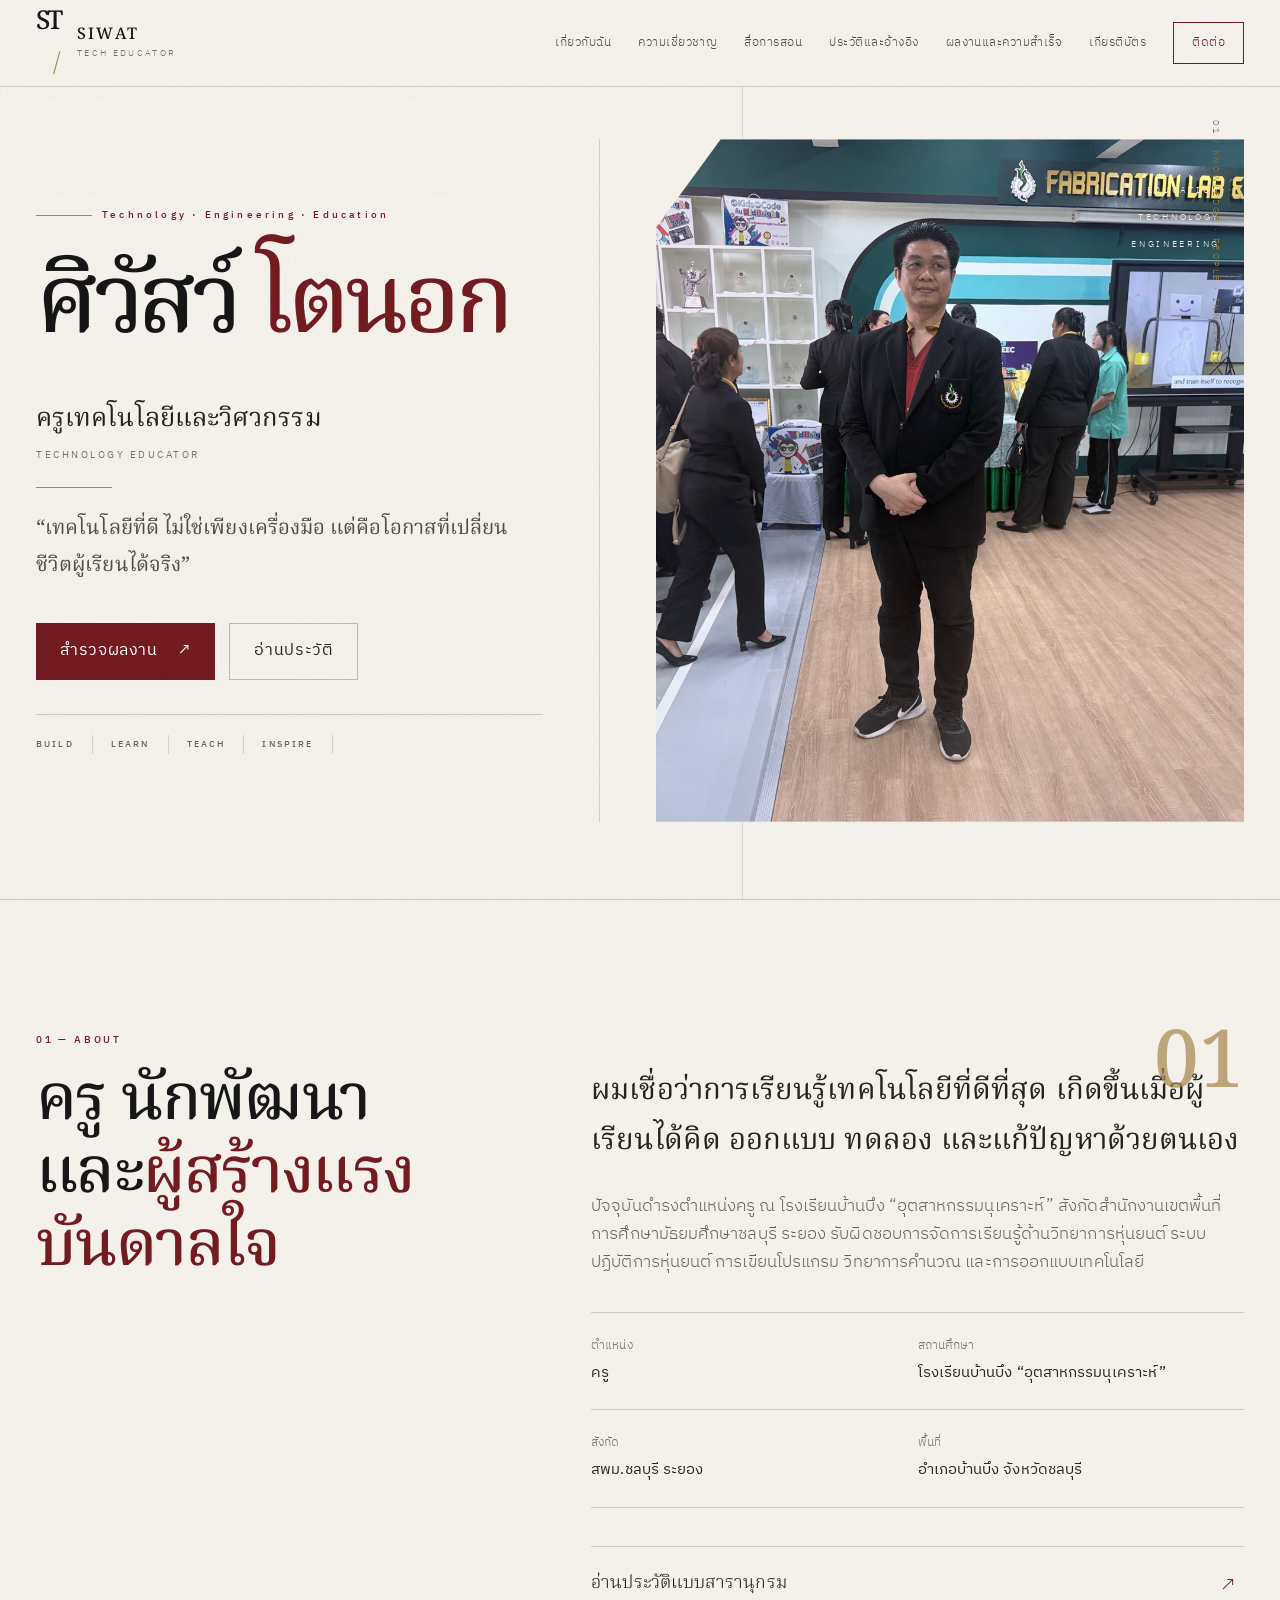
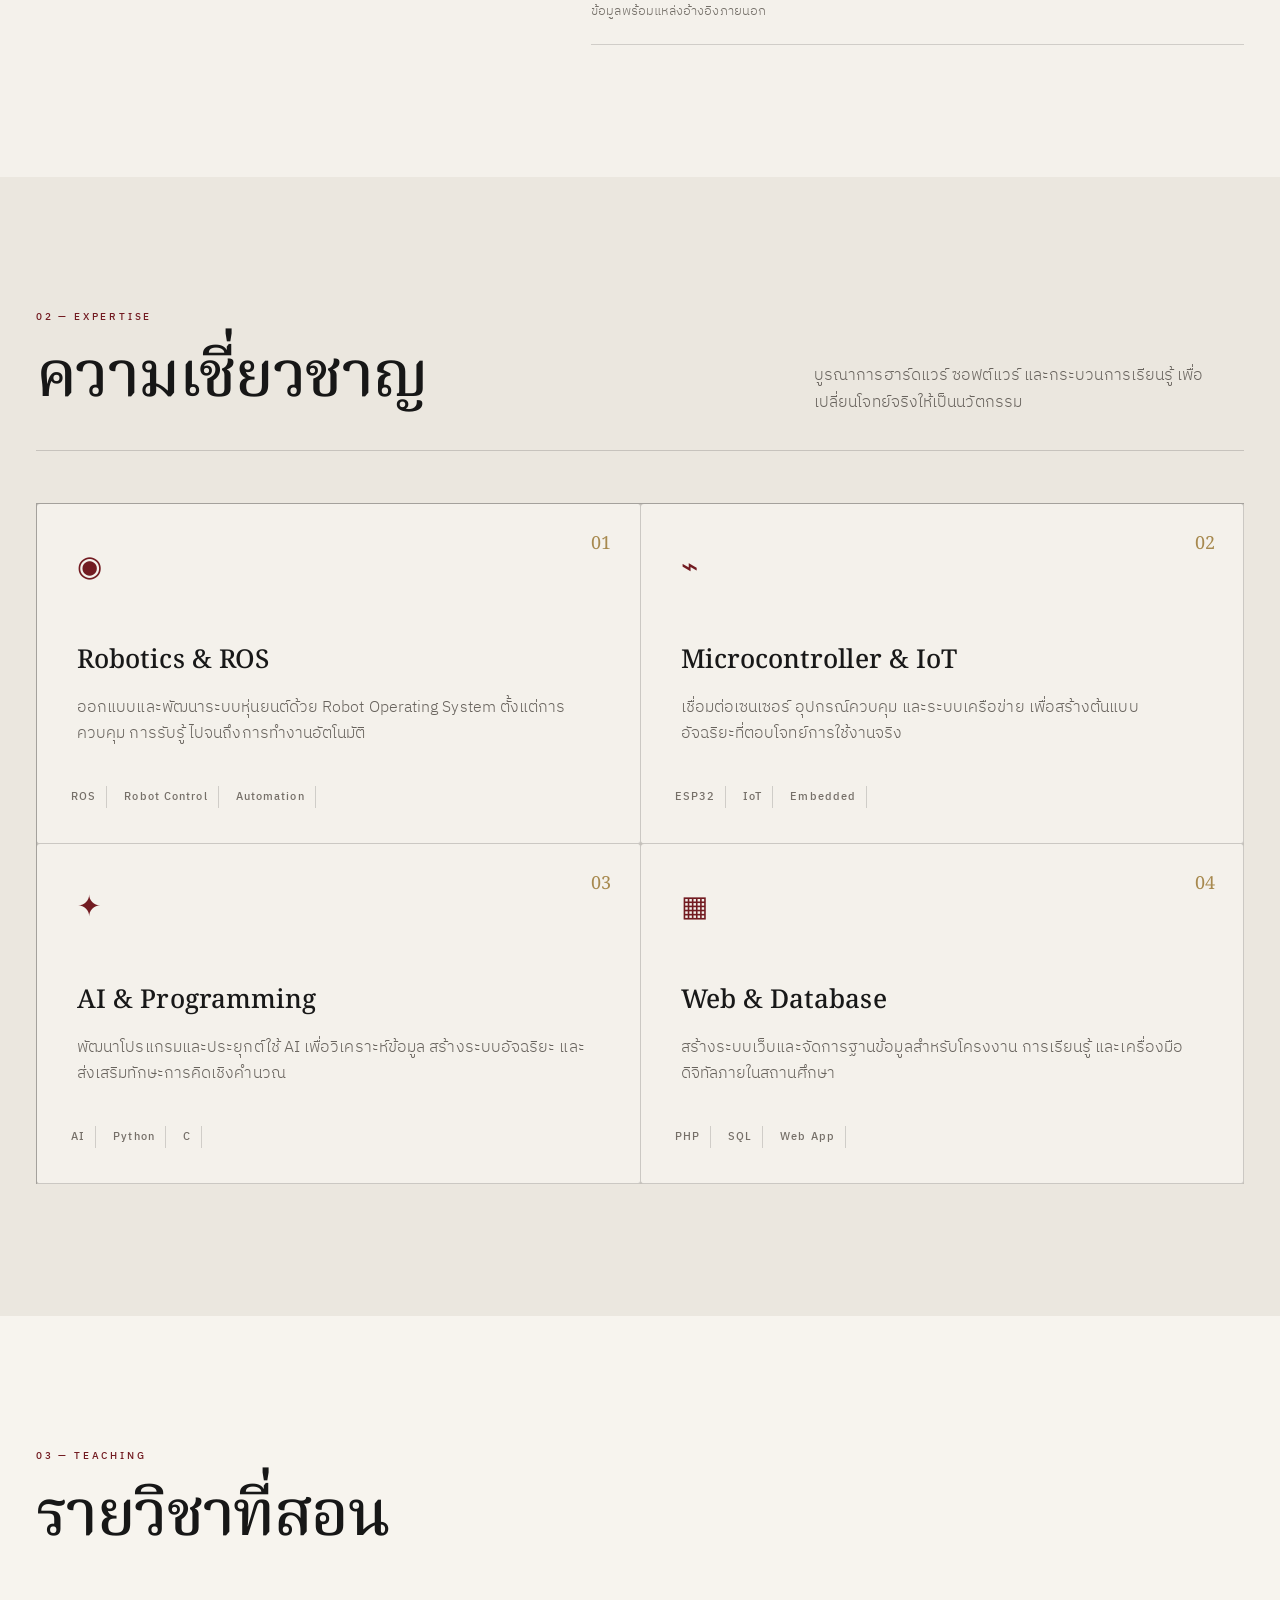
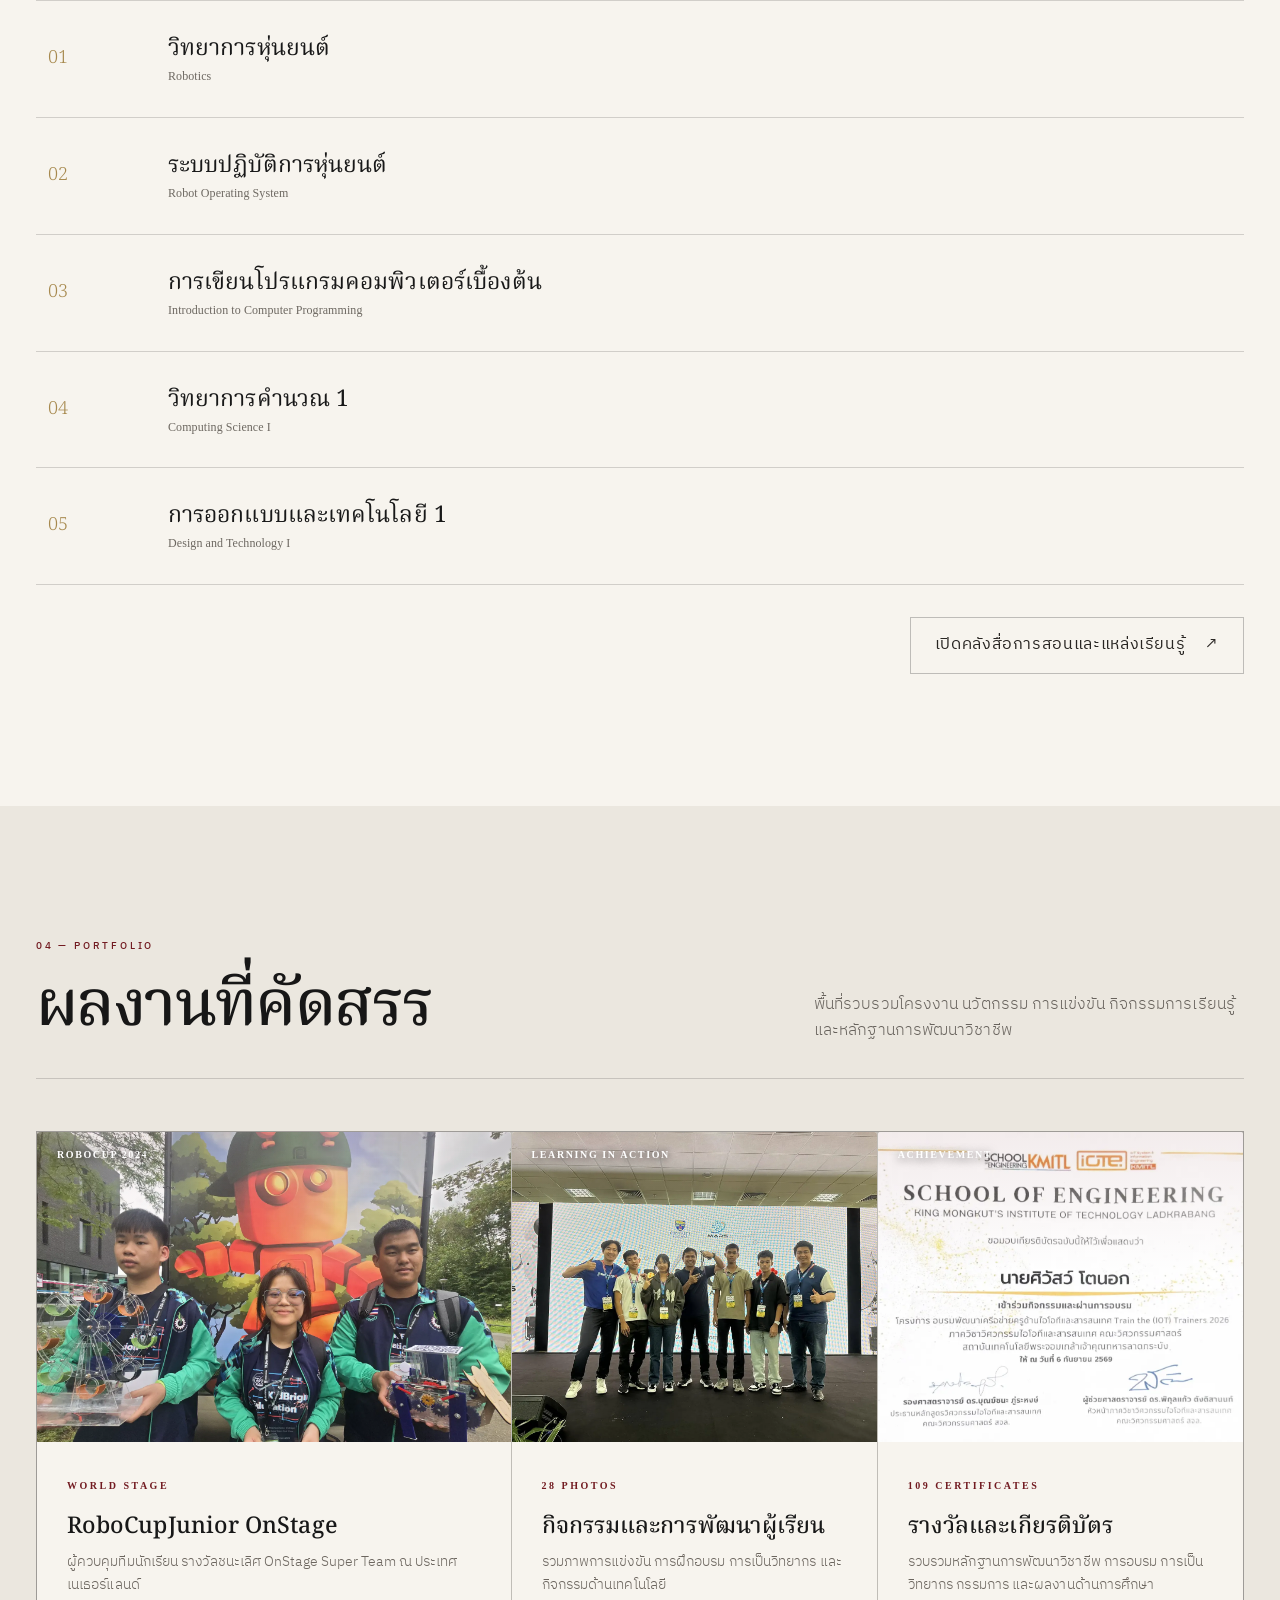
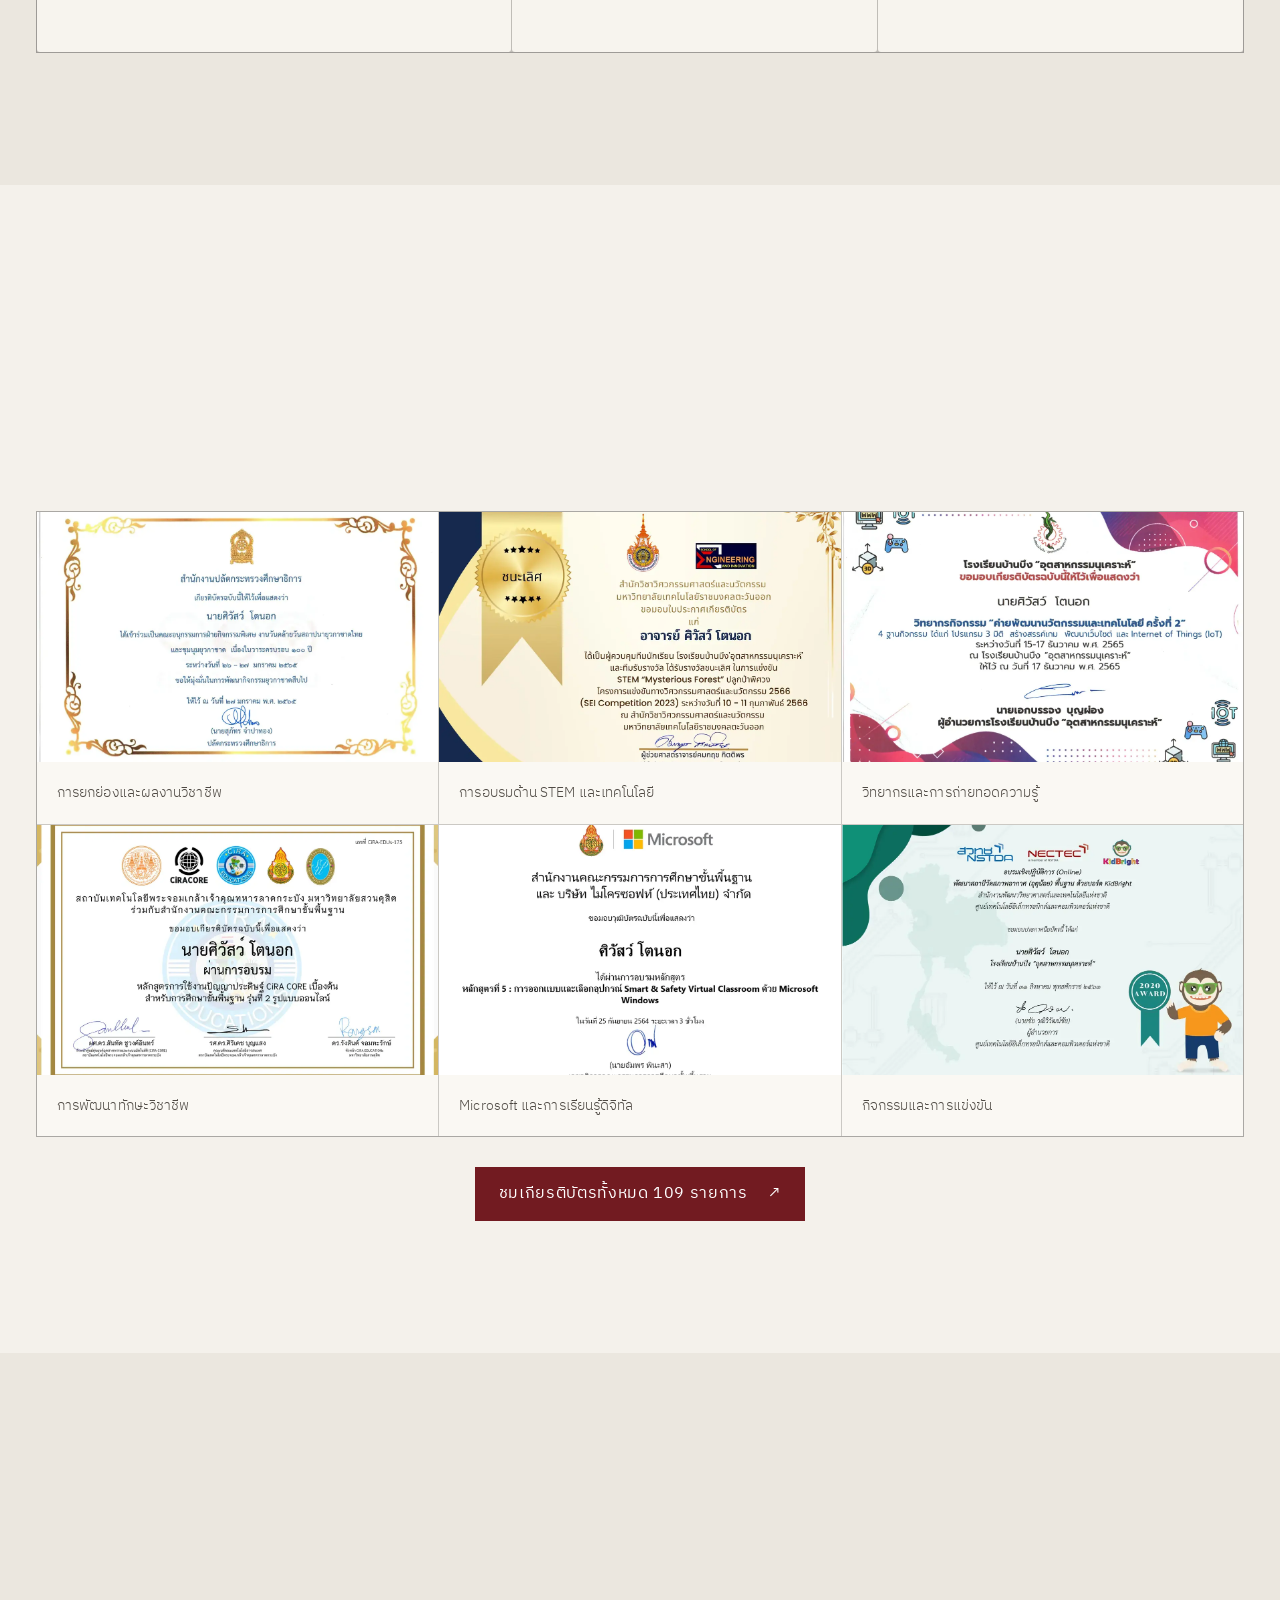
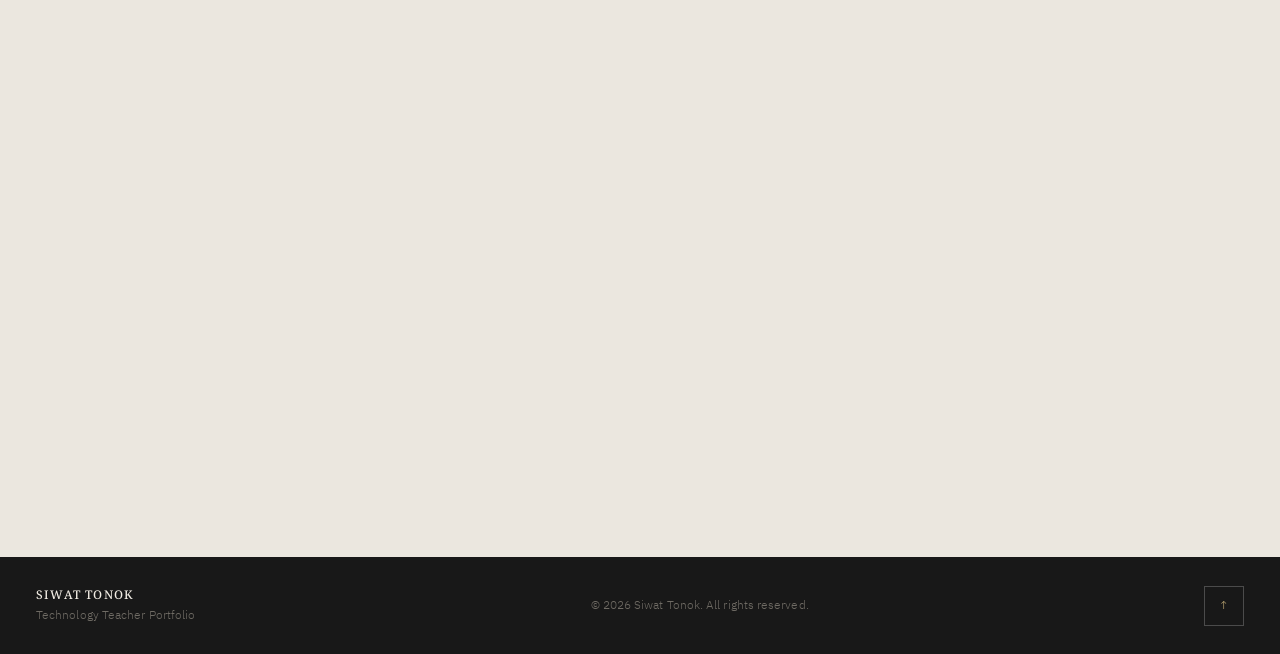
<file: index.html>
<!doctype html>
<html lang="th">
<head>
  <meta charset="UTF-8">
  <meta name="viewport" content="width=device-width, initial-scale=1.0">
  <meta name="description" content="Portfolio ของนายศิวัสว์ โตนอก ครูผู้เชี่ยวชาญด้านหุ่นยนต์ ROS, Microcontroller, IoT, AI และ Programming">
  <meta name="theme-color" content="#f4f1eb">
  <title>นายศิวัสว์ โตนอก | Technology Teacher Portfolio</title>
  <link rel="icon" href="assets/favicon.svg" type="image/svg+xml">
  <link rel="stylesheet" href="style.css">
</head>
<body>
  <div class="page-noise" aria-hidden="true"></div>
  <header class="site-header" id="top">
    <nav class="nav container" aria-label="เมนูหลัก">
      <a class="brand" href="#top" aria-label="กลับสู่ด้านบน">
        <span class="brand-mark">ST</span>
        <span class="brand-copy"><strong>SIWAT</strong><small>TECH EDUCATOR</small></span>
      </a>
      <button class="menu-toggle" type="button" aria-label="เปิดเมนู" aria-expanded="false">
        <span></span><span></span><span></span>
      </button>
      <div class="nav-links">
        <a href="#about">เกี่ยวกับฉัน</a>
        <a href="#expertise">ความเชี่ยวชาญ</a>
        <a href="teaching-resources.html">สื่อการสอน</a>
        <a href="biography.html">ประวัติและอ้างอิง</a>
        <a href="achievements.html">ผลงานและความสำเร็จ</a>
        <a href="#certificates">เกียรติบัตร</a>
        <a class="nav-cta" href="#contact">ติดต่อ</a>
      </div>
    </nav>
  </header>

  <main>
    <section class="hero section" aria-labelledby="hero-title">
      <div class="hero-grid" aria-hidden="true"></div>
      <div class="orb orb-one" aria-hidden="true"></div>
      <div class="orb orb-two" aria-hidden="true"></div>
      <div class="container hero-layout">
        <div class="hero-copy reveal">
          <p class="eyebrow"><span></span> Technology · Engineering · Education</p>
          <h1 id="hero-title">ศิวัสว์ <span class="gradient-text">โตนอก</span></h1>
          <p class="hero-name">ครูเทคโนโลยีและวิศวกรรม <span>Technology Educator</span></p>
          <p class="hero-intro">“เทคโนโลยีที่ดี ไม่ใช่เพียงเครื่องมือ แต่คือโอกาสที่เปลี่ยนชีวิตผู้เรียนได้จริง”</p>
          <div class="hero-actions">
            <a class="button primary" href="#portfolio">สำรวจผลงาน <span>↗</span></a>
            <a class="button ghost" href="biography.html">อ่านประวัติ</a>
          </div>
          <div class="hero-tags" aria-label="ความเชี่ยวชาญเด่น">
            <span>BUILD</span><span>LEARN</span><span>TEACH</span><span>INSPIRE</span>
          </div>
        </div>

        <div class="portrait-wrap reveal">
          <div class="portrait-frame">
            <img src="assets/profile.jpeg" alt="นายศิวัสว์ โตนอก ในห้องปฏิบัติการ Fabrication Lab และ Coding Robot">
          </div>
          <div class="floating-card card-top"><span class="pulse"></span><strong>EDUCATOR</strong><small>Learning by Doing</small></div>
          <div class="floating-card card-bottom"><span class="code-icon">01</span><div><strong>ROBOTICS</strong><small>Education & Innovation</small></div></div>
          <div class="corner corner-one"></div><div class="corner corner-two"></div>
        </div>
      </div>
    </section>

    <section class="about section" id="about">
      <div class="container about-layout">
        <div class="section-heading reveal">
          <p class="section-index">01 — ABOUT</p>
          <h2>ครู นักพัฒนา<br>และ<span class="gradient-text">ผู้สร้างแรงบันดาลใจ</span></h2>
        </div>
        <div class="about-content reveal">
          <p class="lead">ผมเชื่อว่าการเรียนรู้เทคโนโลยีที่ดีที่สุด เกิดขึ้นเมื่อผู้เรียนได้คิด ออกแบบ ทดลอง และแก้ปัญหาด้วยตนเอง</p>
          <p>ปัจจุบันดำรงตำแหน่งครู ณ โรงเรียนบ้านบึง “อุตสาหกรรมนุเคราะห์” สังกัดสำนักงานเขตพื้นที่การศึกษามัธยมศึกษาชลบุรี ระยอง รับผิดชอบการจัดการเรียนรู้ด้านวิทยาการหุ่นยนต์ ระบบปฏิบัติการหุ่นยนต์ การเขียนโปรแกรม วิทยาการคำนวณ และการออกแบบเทคโนโลยี</p>
          <div class="info-grid">
            <div><span>ตำแหน่ง</span><strong>ครู</strong></div>
            <div><span>สถานศึกษา</span><strong>โรงเรียนบ้านบึง “อุตสาหกรรมนุเคราะห์”</strong></div>
            <div><span>สังกัด</span><strong>สพม.ชลบุรี ระยอง</strong></div>
            <div><span>พื้นที่</span><strong>อำเภอบ้านบึง จังหวัดชลบุรี</strong></div>
          </div>
          <a class="article-entry-link" href="biography.html"><span>อ่านประวัติแบบสารานุกรม</span><small>ข้อมูลพร้อมแหล่งอ้างอิงภายนอก</small><i>↗</i></a>
        </div>
      </div>
    </section>

    <section class="expertise section" id="expertise">
      <div class="container">
        <div class="section-heading horizontal reveal">
          <div><p class="section-index">02 — EXPERTISE</p><h2>ความเชี่ยวชาญ</h2></div>
          <p>บูรณาการฮาร์ดแวร์ ซอฟต์แวร์ และกระบวนการเรียนรู้ เพื่อเปลี่ยนโจทย์จริงให้เป็นนวัตกรรม</p>
        </div>
        <div class="skill-grid">
          <article class="skill-card featured reveal"><span class="skill-number">01</span><div class="skill-symbol">◉</div><h3>Robotics & ROS</h3><p>ออกแบบและพัฒนาระบบหุ่นยนต์ด้วย Robot Operating System ตั้งแต่การควบคุม การรับรู้ ไปจนถึงการทำงานอัตโนมัติ</p><div class="skill-list"><span>ROS</span><span>Robot Control</span><span>Automation</span></div></article>
          <article class="skill-card reveal"><span class="skill-number">02</span><div class="skill-symbol">⌁</div><h3>Microcontroller & IoT</h3><p>เชื่อมต่อเซนเซอร์ อุปกรณ์ควบคุม และระบบเครือข่าย เพื่อสร้างต้นแบบอัจฉริยะที่ตอบโจทย์การใช้งานจริง</p><div class="skill-list"><span>ESP32</span><span>IoT</span><span>Embedded</span></div></article>
          <article class="skill-card reveal"><span class="skill-number">03</span><div class="skill-symbol">✦</div><h3>AI & Programming</h3><p>พัฒนาโปรแกรมและประยุกต์ใช้ AI เพื่อวิเคราะห์ข้อมูล สร้างระบบอัจฉริยะ และส่งเสริมทักษะการคิดเชิงคำนวณ</p><div class="skill-list"><span>AI</span><span>Python</span><span>C</span></div></article>
          <article class="skill-card reveal"><span class="skill-number">04</span><div class="skill-symbol">▦</div><h3>Web & Database</h3><p>สร้างระบบเว็บและจัดการฐานข้อมูลสำหรับโครงงาน การเรียนรู้ และเครื่องมือดิจิทัลภายในสถานศึกษา</p><div class="skill-list"><span>PHP</span><span>SQL</span><span>Web App</span></div></article>
        </div>
      </div>
    </section>

    <section class="teaching section" id="teaching">
      <div class="container">
        <div class="section-heading reveal"><p class="section-index">03 — TEACHING</p><h2>รายวิชาที่สอน</h2></div>
        <div class="course-list">
          <article class="course reveal"><span class="course-level">ม.5</span><div><h3>วิทยาการหุ่นยนต์</h3><p>Robotics</p></div><span class="course-arrow">↗</span></article>
          <article class="course reveal"><span class="course-level">ม.4</span><div><h3>ระบบปฏิบัติการหุ่นยนต์</h3><p>Robot Operating System</p></div><span class="course-arrow">↗</span></article>
          <article class="course reveal"><span class="course-level">ม.4</span><div><h3>การเขียนโปรแกรมคอมพิวเตอร์เบื้องต้น</h3><p>Introduction to Computer Programming</p></div><span class="course-arrow">↗</span></article>
          <article class="course reveal"><span class="course-level">ม.4</span><div><h3>วิทยาการคำนวณ 1</h3><p>Computing Science I</p></div><span class="course-arrow">↗</span></article>
          <article class="course reveal"><span class="course-level">ม.4</span><div><h3>การออกแบบและเทคโนโลยี 1</h3><p>Design and Technology I</p></div><span class="course-arrow">↗</span></article>
        </div>
        <div class="teaching-action reveal"><a class="button ghost" href="teaching-resources.html">เปิดคลังสื่อการสอนและแหล่งเรียนรู้ <span>↗</span></a></div>
      </div>
    </section>

    <section class="portfolio section" id="portfolio">
      <div class="container">
        <div class="section-heading horizontal reveal">
          <div><p class="section-index">04 — PORTFOLIO</p><h2>ผลงานที่คัดสรร</h2></div>
          <p>พื้นที่รวบรวมโครงงาน นวัตกรรม การแข่งขัน กิจกรรมการเรียนรู้ และหลักฐานการพัฒนาวิชาชีพ</p>
        </div>
        <div class="placeholder-grid">
          <a class="project-placeholder activity-project reveal" href="achievements.html"><div class="placeholder-visual"><img src="assets/activities/activity-03.webp" alt="การแข่งขัน RoboCup ที่ประเทศเนเธอร์แลนด์"><span>ROBOCUP 2024</span></div><div class="project-meta"><span>WORLD STAGE</span><h3>RoboCupJunior OnStage</h3><p>ผู้ควบคุมทีมนักเรียน รางวัลชนะเลิศ OnStage Super Team ณ ประเทศเนเธอร์แลนด์</p></div></a>
          <a class="project-placeholder activity-project reveal" href="achievements.html#activity-gallery"><div class="placeholder-visual visual-two"><img src="assets/activities/activity-12.webp" alt="กิจกรรมพัฒนานักเรียนด้านหุ่นยนต์และเทคโนโลยี"><span>LEARNING IN ACTION</span></div><div class="project-meta"><span>28 PHOTOS</span><h3>กิจกรรมและการพัฒนาผู้เรียน</h3><p>รวมภาพการแข่งขัน การฝึกอบรม การเป็นวิทยากร และกิจกรรมด้านเทคโนโลยี</p></div></a>
          <a class="project-placeholder certificate-project reveal" href="certificates.html"><div class="placeholder-visual visual-three"><img src="assets/certificates/cert-109.webp?v=20260916-1" alt="เกียรติบัตร Train the IOT Trainers 2026 ของนายศิวัสว์ โตนอก"><span>ACHIEVEMENT</span></div><div class="project-meta"><span>109 CERTIFICATES</span><h3>รางวัลและเกียรติบัตร</h3><p>รวบรวมหลักฐานการพัฒนาวิชาชีพ การอบรม การเป็นวิทยากร กรรมการ และผลงานด้านการศึกษา</p></div></a>
        </div>
      </div>
    </section>

    <section class="cert-preview section" id="certificates">
      <div class="container">
        <div class="section-heading horizontal reveal">
          <div><p class="section-index">05 — CERTIFICATES</p><h2>เกียรติบัตรที่คัดสรร</h2></div>
          <p>ตัวอย่างผลงานและประสบการณ์วิชาชีพจากคลังเกียรติบัตรทั้งหมด 109 รายการ</p>
        </div>
        <div class="cert-preview-grid">
          <a class="cert-preview-card reveal" href="certificates.html#cert-001"><img src="assets/certificates/cert-001.webp?v=20260915-2" loading="lazy" alt="เกียรติบัตรรายการที่ 1"><span>การยกย่องและผลงานวิชาชีพ</span></a>
          <a class="cert-preview-card reveal" href="certificates.html#cert-014"><img src="assets/certificates/cert-014.webp?v=20260915-2" loading="lazy" alt="เกียรติบัตรรายการที่ 14"><span>การอบรมด้าน STEM และเทคโนโลยี</span></a>
          <a class="cert-preview-card reveal" href="certificates.html#cert-018"><img src="assets/certificates/cert-018.webp?v=20260915-2" loading="lazy" alt="เกียรติบัตรรายการที่ 18"><span>วิทยากรและการถ่ายทอดความรู้</span></a>
          <a class="cert-preview-card reveal" href="certificates.html#cert-028"><img src="assets/certificates/cert-028.webp?v=20260915-2" loading="lazy" alt="เกียรติบัตรรายการที่ 28"><span>การพัฒนาทักษะวิชาชีพ</span></a>
          <a class="cert-preview-card reveal" href="certificates.html#cert-040"><img src="assets/certificates/cert-040.webp?v=20260915-2" loading="lazy" alt="เกียรติบัตรรายการที่ 40"><span>Microsoft และการเรียนรู้ดิจิทัล</span></a>
          <a class="cert-preview-card reveal" href="certificates.html#cert-067"><img src="assets/certificates/cert-067.webp?v=20260915-2" loading="lazy" alt="เกียรติบัตรรายการที่ 67"><span>กิจกรรมและการแข่งขัน</span></a>
        </div>
        <div class="cert-preview-action reveal"><a class="button primary" href="certificates.html">ชมเกียรติบัตรทั้งหมด 109 รายการ <span>↗</span></a></div>
      </div>
    </section>

    <section class="contact section" id="contact">
      <div class="container contact-card reveal">
        <div class="contact-copy"><p class="section-index">06 — CONTACT</p><h2>ร่วมสร้างการเรียนรู้<br><span class="gradient-text">แห่งอนาคตไปด้วยกัน</span></h2><p>ยินดีแลกเปลี่ยนความรู้ด้านหุ่นยนต์ เทคโนโลยี และนวัตกรรมการศึกษา</p></div>
        <div class="contact-links">
          <a href="tel:+66917161287"><span>โทรศัพท์</span><strong>091-716-1287</strong><i>↗</i></a>
          <a href="https://line.me/ti/p/~arty_siwat" target="_blank" rel="noopener"><span>LINE ID</span><strong>arty_siwat</strong><i>↗</i></a>
          <a href="https://github.com/arty2525" target="_blank" rel="noopener"><span>GitHub</span><strong>github.com/arty2525</strong><i>↗</i></a>
          <div class="location"><span>สถานที่</span><strong>บ้านบึง · ชลบุรี · ประเทศไทย</strong></div>
        </div>
      </div>
    </section>
  </main>

  <footer>
    <div class="container footer-content"><div><strong>SIWAT TONOK</strong><span>Technology Teacher Portfolio</span></div><p>© <span id="year"></span> Siwat Tonok. All rights reserved.</p><a href="#top" aria-label="กลับสู่ด้านบน">↑</a></div>
  </footer>
  <script src="script.js"></script>
</body>
</html>
</file>
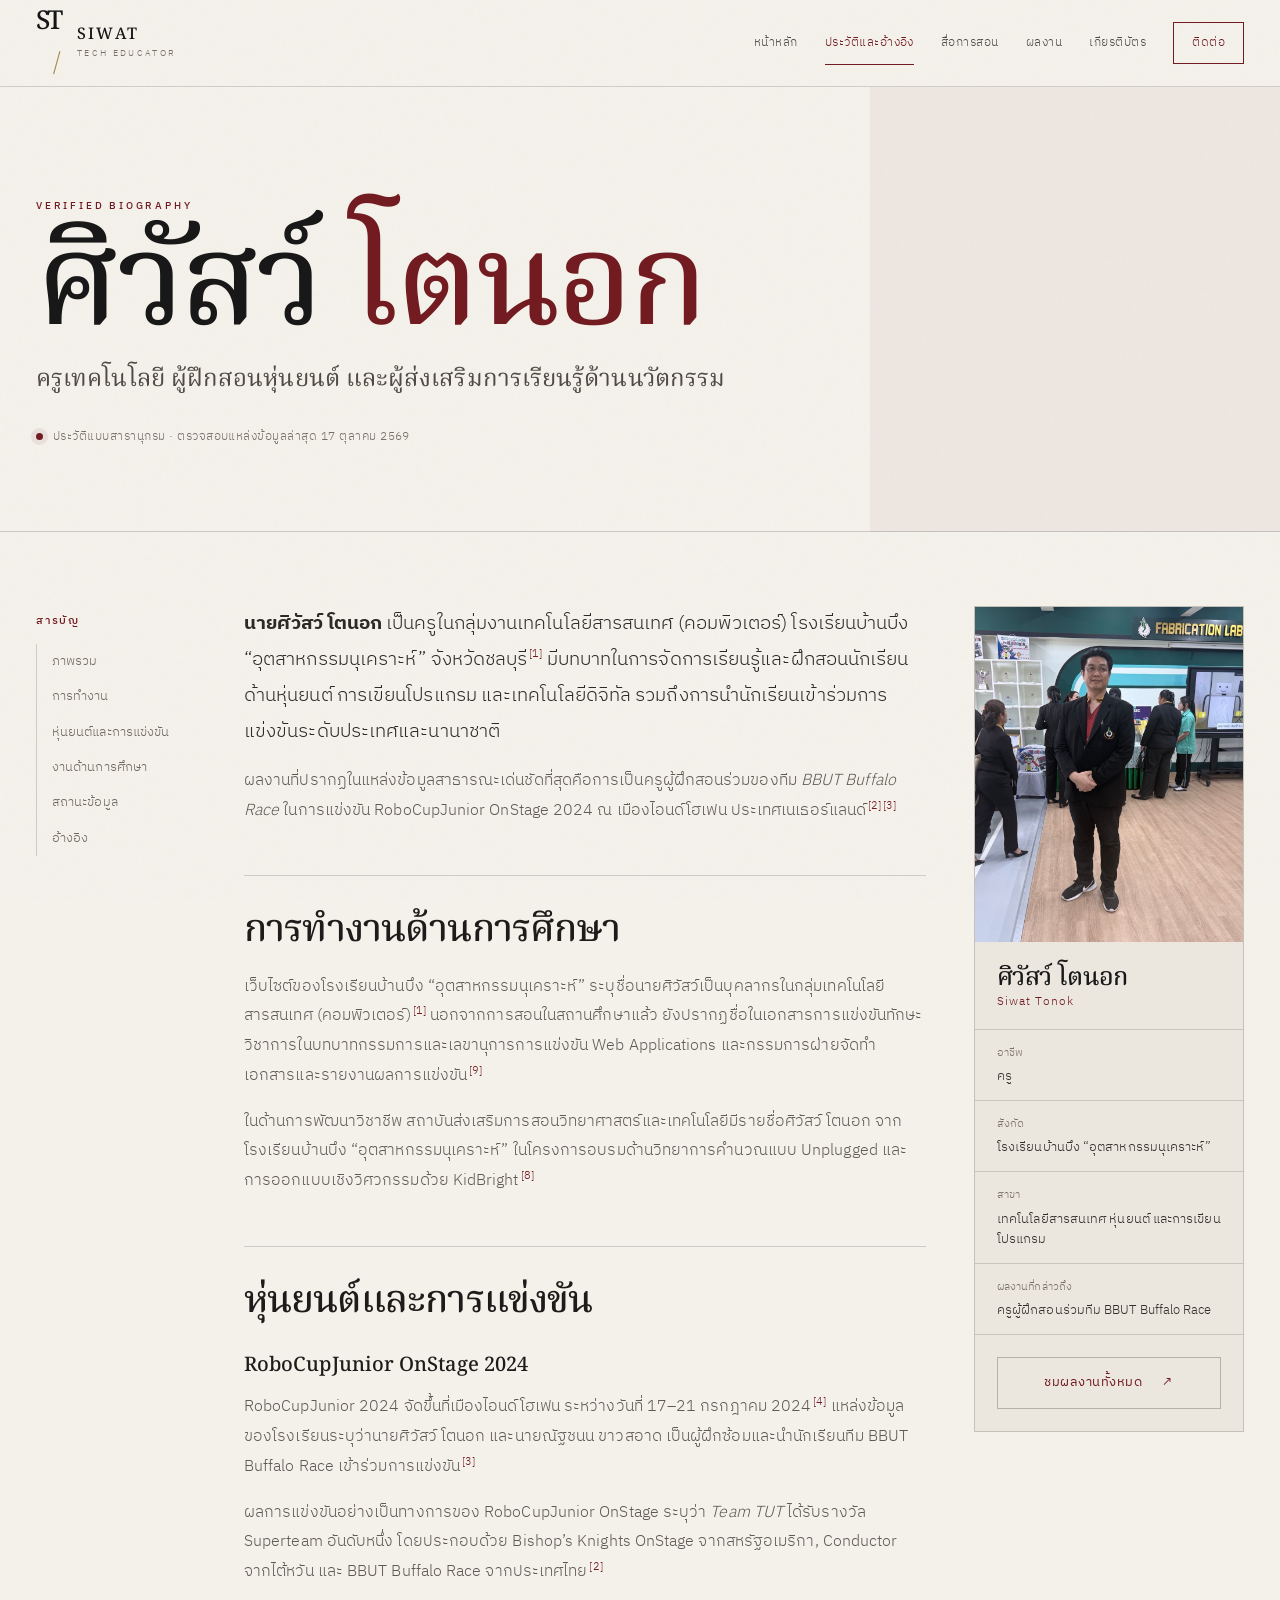
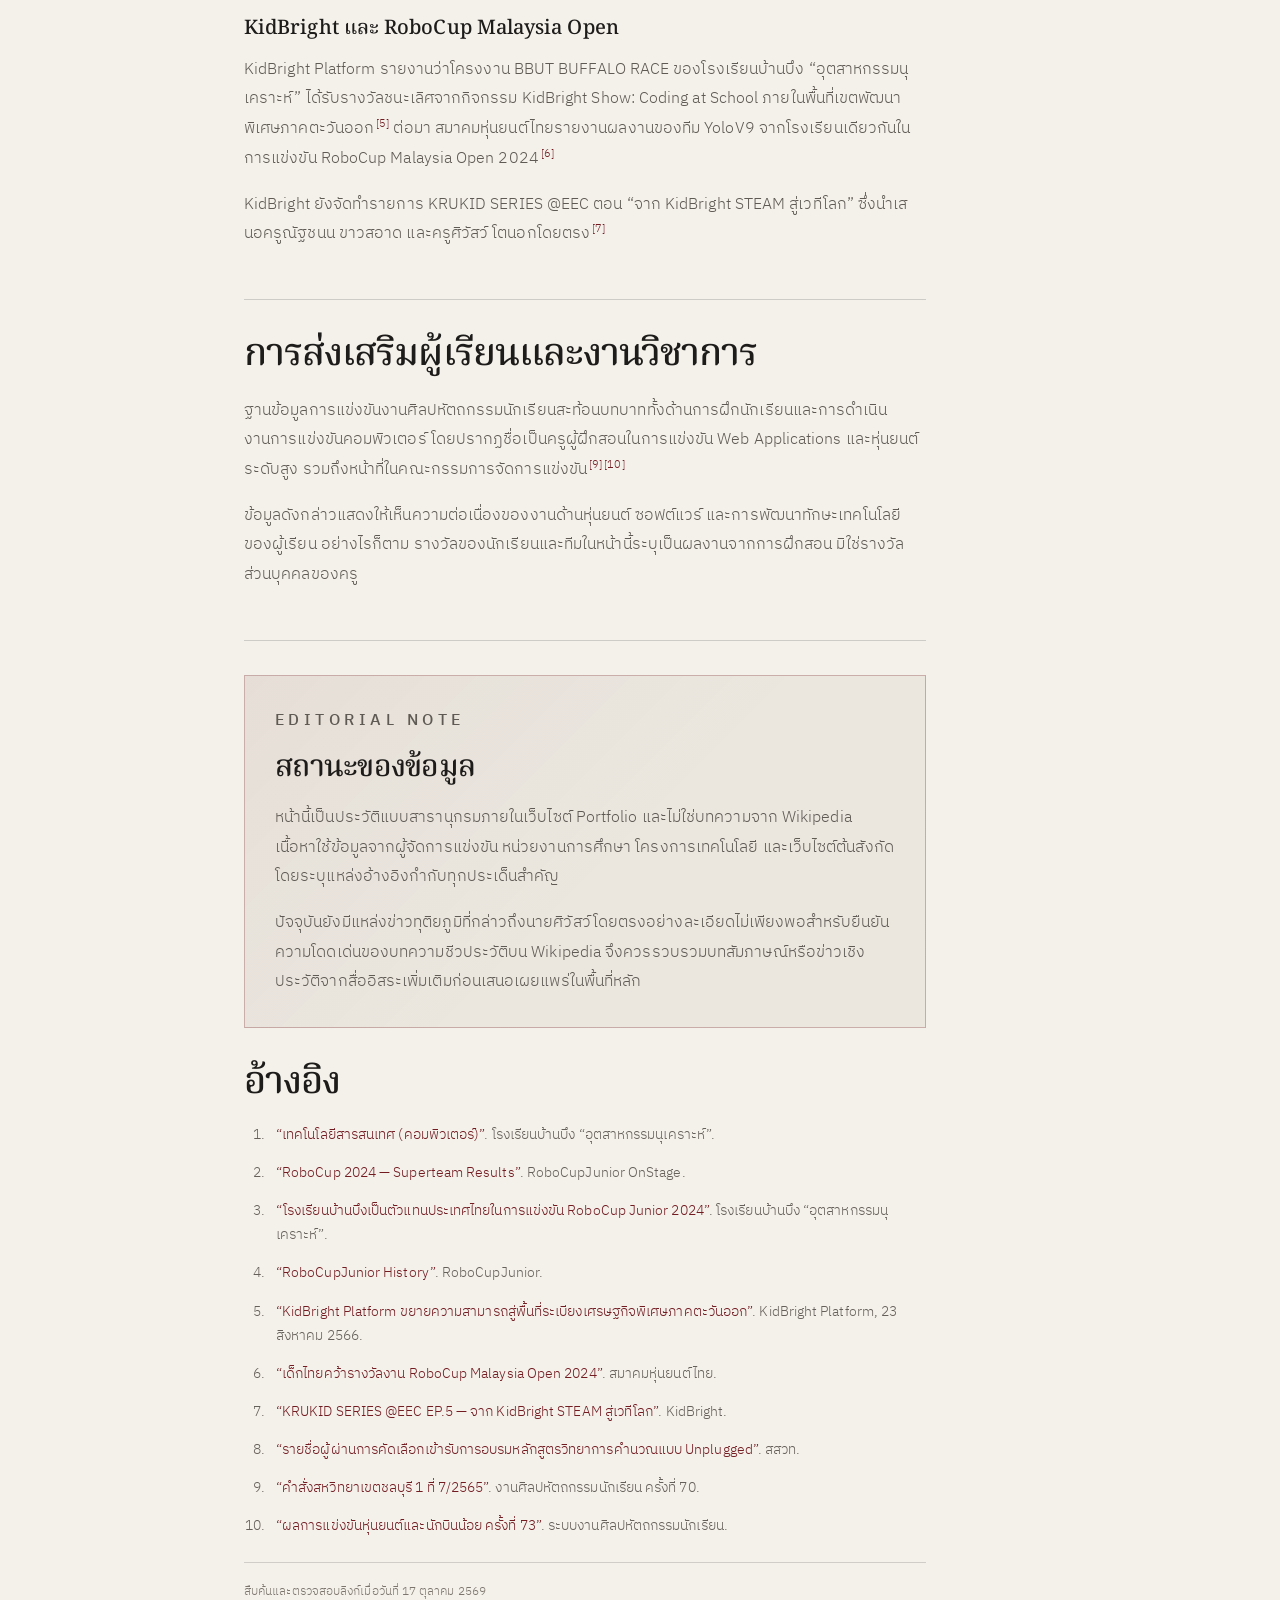
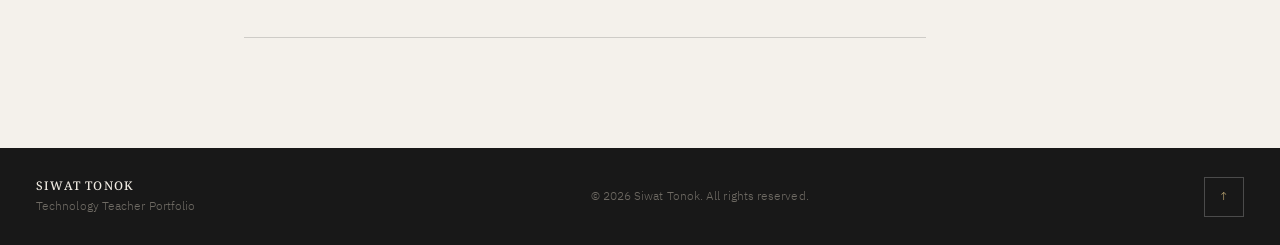
<file: biography.html>
<!doctype html>
<html lang="th">
<head>
  <meta charset="UTF-8">
  <meta name="viewport" content="width=device-width, initial-scale=1.0">
  <meta name="description" content="ประวัติแบบสารานุกรมของนายศิวัสว์ โตนอก ครูด้านเทคโนโลยี หุ่นยนต์ และนวัตกรรมการศึกษา พร้อมแหล่งอ้างอิงภายนอก">
  <meta name="theme-color" content="#f4f1eb">
  <title>ประวัติและแหล่งอ้างอิง | นายศิวัสว์ โตนอก</title>
  <link rel="icon" href="assets/favicon.svg" type="image/svg+xml">
  <link rel="stylesheet" href="style.css">
</head>
<body>
  <div class="page-noise" aria-hidden="true"></div>
  <header class="site-header scrolled" id="top">
    <nav class="nav container" aria-label="เมนูหลัก">
      <a class="brand" href="index.html" aria-label="กลับหน้าหลัก"><span class="brand-mark">ST</span><span class="brand-copy"><strong>SIWAT</strong><small>TECH EDUCATOR</small></span></a>
      <button class="menu-toggle" type="button" aria-label="เปิดเมนู" aria-expanded="false"><span></span><span></span><span></span></button>
      <div class="nav-links"><a href="index.html">หน้าหลัก</a><a class="active" href="biography.html">ประวัติและอ้างอิง</a><a href="teaching-resources.html">สื่อการสอน</a><a href="achievements.html">ผลงาน</a><a href="certificates.html">เกียรติบัตร</a><a class="nav-cta" href="index.html#contact">ติดต่อ</a></div>
    </nav>
  </header>

  <main class="subpage-main biography-main">
    <section class="biography-hero">
      <div class="container reveal">
        <p class="section-index">VERIFIED BIOGRAPHY</p>
        <h1>ศิวัสว์ <span class="gradient-text">โตนอก</span></h1>
        <p class="biography-deck">ครูเทคโนโลยี ผู้ฝึกสอนหุ่นยนต์ และผู้ส่งเสริมการเรียนรู้ด้านนวัตกรรม</p>
        <div class="source-status"><span></span>ประวัติแบบสารานุกรม · ตรวจสอบแหล่งข้อมูลล่าสุด 17 ตุลาคม 2569</div>
      </div>
    </section>

    <div class="container encyclopedia-layout">
      <aside class="article-toc" aria-label="สารบัญ">
        <p>สารบัญ</p>
        <ol>
          <li><a href="#overview">ภาพรวม</a></li>
          <li><a href="#career">การทำงาน</a></li>
          <li><a href="#robotics">หุ่นยนต์และการแข่งขัน</a></li>
          <li><a href="#education-work">งานด้านการศึกษา</a></li>
          <li><a href="#verification">สถานะข้อมูล</a></li>
          <li><a href="#references">อ้างอิง</a></li>
        </ol>
      </aside>

      <article class="encyclopedia-article reveal">
        <section id="overview">
          <p class="article-lead"><strong>นายศิวัสว์ โตนอก</strong> เป็นครูในกลุ่มงานเทคโนโลยีสารสนเทศ (คอมพิวเตอร์) โรงเรียนบ้านบึง “อุตสาหกรรมนุเคราะห์” จังหวัดชลบุรี<sup><a href="#ref-1">[1]</a></sup> มีบทบาทในการจัดการเรียนรู้และฝึกสอนนักเรียนด้านหุ่นยนต์ การเขียนโปรแกรม และเทคโนโลยีดิจิทัล รวมถึงการนำนักเรียนเข้าร่วมการแข่งขันระดับประเทศและนานาชาติ</p>
          <p>ผลงานที่ปรากฏในแหล่งข้อมูลสาธารณะเด่นชัดที่สุดคือการเป็นครูผู้ฝึกสอนร่วมของทีม <em>BBUT Buffalo Race</em> ในการแข่งขัน RoboCupJunior OnStage 2024 ณ เมืองไอนด์โฮเฟน ประเทศเนเธอร์แลนด์<sup><a href="#ref-2">[2]</a></sup><sup><a href="#ref-3">[3]</a></sup></p>
        </section>

        <section id="career">
          <h2>การทำงานด้านการศึกษา</h2>
          <p>เว็บไซต์ของโรงเรียนบ้านบึง “อุตสาหกรรมนุเคราะห์” ระบุชื่อนายศิวัสว์เป็นบุคลากรในกลุ่มเทคโนโลยีสารสนเทศ (คอมพิวเตอร์)<sup><a href="#ref-1">[1]</a></sup> นอกจากการสอนในสถานศึกษาแล้ว ยังปรากฏชื่อในเอกสารการแข่งขันทักษะวิชาการในบทบาทกรรมการและเลขานุการการแข่งขัน Web Applications และกรรมการฝ่ายจัดทำเอกสารและรายงานผลการแข่งขัน<sup><a href="#ref-9">[9]</a></sup></p>
          <p>ในด้านการพัฒนาวิชาชีพ สถาบันส่งเสริมการสอนวิทยาศาสตร์และเทคโนโลยีมีรายชื่อศิวัสว์ โตนอก จากโรงเรียนบ้านบึง “อุตสาหกรรมนุเคราะห์” ในโครงการอบรมด้านวิทยาการคำนวณแบบ Unplugged และการออกแบบเชิงวิศวกรรมด้วย KidBright<sup><a href="#ref-8">[8]</a></sup></p>
        </section>

        <section id="robotics">
          <h2>หุ่นยนต์และการแข่งขัน</h2>
          <h3>RoboCupJunior OnStage 2024</h3>
          <p>RoboCupJunior 2024 จัดขึ้นที่เมืองไอนด์โฮเฟน ระหว่างวันที่ 17–21 กรกฎาคม 2024<sup><a href="#ref-4">[4]</a></sup> แหล่งข้อมูลของโรงเรียนระบุว่านายศิวัสว์ โตนอก และนายณัฐชนน ขาวสอาด เป็นผู้ฝึกซ้อมและนำนักเรียนทีม BBUT Buffalo Race เข้าร่วมการแข่งขัน<sup><a href="#ref-3">[3]</a></sup></p>
          <p>ผลการแข่งขันอย่างเป็นทางการของ RoboCupJunior OnStage ระบุว่า <em>Team TUT</em> ได้รับรางวัล Superteam อันดับหนึ่ง โดยประกอบด้วย Bishop’s Knights OnStage จากสหรัฐอเมริกา, Conductor จากไต้หวัน และ BBUT Buffalo Race จากประเทศไทย<sup><a href="#ref-2">[2]</a></sup></p>

          <h3>KidBright และ RoboCup Malaysia Open</h3>
          <p>KidBright Platform รายงานว่าโครงงาน BBUT BUFFALO RACE ของโรงเรียนบ้านบึง “อุตสาหกรรมนุเคราะห์” ได้รับรางวัลชนะเลิศจากกิจกรรม KidBright Show: Coding at School ภายในพื้นที่เขตพัฒนาพิเศษภาคตะวันออก<sup><a href="#ref-5">[5]</a></sup> ต่อมา สมาคมหุ่นยนต์ไทยรายงานผลงานของทีม YoloV9 จากโรงเรียนเดียวกันในการแข่งขัน RoboCup Malaysia Open 2024<sup><a href="#ref-6">[6]</a></sup></p>
          <p>KidBright ยังจัดทำรายการ KRUKID SERIES @EEC ตอน “จาก KidBright STEAM สู่เวทีโลก” ซึ่งนำเสนอครูณัฐชนน ขาวสอาด และครูศิวัสว์ โตนอกโดยตรง<sup><a href="#ref-7">[7]</a></sup></p>
        </section>

        <section id="education-work">
          <h2>การส่งเสริมผู้เรียนและงานวิชาการ</h2>
          <p>ฐานข้อมูลการแข่งขันงานศิลปหัตถกรรมนักเรียนสะท้อนบทบาททั้งด้านการฝึกนักเรียนและการดำเนินงานการแข่งขันคอมพิวเตอร์ โดยปรากฏชื่อเป็นครูผู้ฝึกสอนในการแข่งขัน Web Applications และหุ่นยนต์ระดับสูง รวมถึงหน้าที่ในคณะกรรมการจัดการแข่งขัน<sup><a href="#ref-9">[9]</a></sup><sup><a href="#ref-10">[10]</a></sup></p>
          <p>ข้อมูลดังกล่าวแสดงให้เห็นความต่อเนื่องของงานด้านหุ่นยนต์ ซอฟต์แวร์ และการพัฒนาทักษะเทคโนโลยีของผู้เรียน อย่างไรก็ตาม รางวัลของนักเรียนและทีมในหน้านี้ระบุเป็นผลงานจากการฝึกสอน มิใช่รางวัลส่วนบุคคลของครู</p>
        </section>

        <section id="verification" class="verification-panel">
          <p class="section-index">EDITORIAL NOTE</p>
          <h2>สถานะของข้อมูล</h2>
          <p>หน้านี้เป็นประวัติแบบสารานุกรมภายในเว็บไซต์ Portfolio และไม่ใช่บทความจาก Wikipedia เนื้อหาใช้ข้อมูลจากผู้จัดการแข่งขัน หน่วยงานการศึกษา โครงการเทคโนโลยี และเว็บไซต์ต้นสังกัด โดยระบุแหล่งอ้างอิงกำกับทุกประเด็นสำคัญ</p>
          <p>ปัจจุบันยังมีแหล่งข่าวทุติยภูมิที่กล่าวถึงนายศิวัสว์โดยตรงอย่างละเอียดไม่เพียงพอสำหรับยืนยันความโดดเด่นของบทความชีวประวัติบน Wikipedia จึงควรรวบรวมบทสัมภาษณ์หรือข่าวเชิงประวัติจากสื่ออิสระเพิ่มเติมก่อนเสนอเผยแพร่ในพื้นที่หลัก</p>
        </section>

        <section id="references" class="reference-list">
          <h2>อ้างอิง</h2>
          <ol>
            <li id="ref-1"><a href="https://web.banbung.ac.th/home/withyasastr-1" target="_blank" rel="noopener">“เทคโนโลยีสารสนเทศ (คอมพิวเตอร์)”</a>. โรงเรียนบ้านบึง “อุตสาหกรรมนุเคราะห์”.</li>
            <li id="ref-2"><a href="https://robocup-junior.github.io/onstage/competitions/rcj-2024/superteam.html" target="_blank" rel="noopener">“RoboCup 2024 — Superteam Results”</a>. RoboCupJunior OnStage.</li>
            <li id="ref-3"><a href="https://web.banbung.ac.th/" target="_blank" rel="noopener">“โรงเรียนบ้านบึงเป็นตัวแทนประเทศไทยในการแข่งขัน RoboCup Junior 2024”</a>. โรงเรียนบ้านบึง “อุตสาหกรรมนุเคราะห์”.</li>
            <li id="ref-4"><a href="https://junior.robocup.org/history/" target="_blank" rel="noopener">“RoboCupJunior History”</a>. RoboCupJunior.</li>
            <li id="ref-5"><a href="https://wordpress.kidbright.app.meca.in.th/2023/08/23/kidbright-show-eec/" target="_blank" rel="noopener">“KidBright Platform ขยายความสามารถสู่พื้นที่ระเบียงเศรษฐกิจพิเศษภาคตะวันออก”</a>. KidBright Platform, 23 สิงหาคม 2566.</li>
            <li id="ref-6"><a href="https://trs.or.th/%E0%B9%80%E0%B8%94%E0%B9%87%E0%B8%81%E0%B9%84%E0%B8%97%E0%B8%A2%E0%B8%84%E0%B8%A7%E0%B9%89%E0%B8%B2%E0%B8%A3%E0%B8%B2%E0%B8%87%E0%B8%A7%E0%B8%B1%E0%B8%A5%E0%B8%87%E0%B8%B2%E0%B8%99-robocup-malaysia-op/" target="_blank" rel="noopener">“เด็กไทยคว้ารางวัลงาน RoboCup Malaysia Open 2024”</a>. สมาคมหุ่นยนต์ไทย.</li>
            <li id="ref-7"><a href="https://www.facebook.com/kidbrightSTEM/videos/1968632586946361/" target="_blank" rel="noopener">“KRUKID SERIES @EEC EP.5 — จาก KidBright STEAM สู่เวทีโลก”</a>. KidBright.</li>
            <li id="ref-8"><a href="https://oho.ipst.ac.th/wp-content/uploads/2020/09/Unplugged2Namelist.pdf" target="_blank" rel="noopener">“รายชื่อผู้ผ่านการคัดเลือกเข้ารับการอบรมหลักสูตรวิทยาการคำนวณแบบ Unplugged”</a>. สสวท.</li>
            <li id="ref-9"><a href="https://central70.sillapa.net/ckfinder/userfiles/files/job-com70.pdf" target="_blank" rel="noopener">“คำสั่งสหวิทยาเขตชลบุรี 1 ที่ 7/2565”</a>. งานศิลปหัตถกรรมนักเรียน ครั้งที่ 70.</li>
            <li id="ref-10"><a href="https://art73.vichakan.net/sm-cbi/modules/report/report_school_result_single.php?award_chk=2&amp;category_id=13&amp;category_name=%E0%B8%AB%E0%B8%B8%E0%B9%88%E0%B8%99%E0%B8%A2%E0%B8%99%E0%B8%95%E0%B9%8C%E0%B9%81%E0%B8%A5%E0%B8%B0%E0%B8%99%E0%B8%B1%E0%B8%81%E0%B8%9A%E0%B8%B4%E0%B8%99%E0%B8%99%E0%B9%89%E0%B8%AD%E0%B8%A2&amp;id=7" target="_blank" rel="noopener">“ผลการแข่งขันหุ่นยนต์และนักบินน้อย ครั้งที่ 73”</a>. ระบบงานศิลปหัตถกรรมนักเรียน.</li>
          </ol>
          <p class="reference-date">สืบค้นและตรวจสอบลิงก์เมื่อวันที่ 17 ตุลาคม 2569</p>
        </section>
      </article>

      <aside class="biography-infobox reveal" aria-label="ข้อมูลโดยสรุป">
        <img src="assets/profile.jpeg" alt="นายศิวัสว์ โตนอก">
        <h2>ศิวัสว์ โตนอก</h2>
        <p class="infobox-english">Siwat Tonok</p>
        <dl>
          <div><dt>อาชีพ</dt><dd>ครู</dd></div>
          <div><dt>สังกัด</dt><dd>โรงเรียนบ้านบึง “อุตสาหกรรมนุเคราะห์”</dd></div>
          <div><dt>สาขา</dt><dd>เทคโนโลยีสารสนเทศ หุ่นยนต์ และการเขียนโปรแกรม</dd></div>
          <div><dt>ผลงานที่กล่าวถึง</dt><dd>ครูผู้ฝึกสอนร่วมทีม BBUT Buffalo Race</dd></div>
        </dl>
        <a class="button ghost" href="achievements.html">ชมผลงานทั้งหมด <span>↗</span></a>
      </aside>
    </div>
  </main>

  <footer><div class="container footer-content"><div><strong>SIWAT TONOK</strong><span>Technology Teacher Portfolio</span></div><p>© <span id="year"></span> Siwat Tonok. All rights reserved.</p><a href="#top" aria-label="กลับสู่ด้านบน">↑</a></div></footer>
  <script src="script.js"></script>
</body>
</html>
</file>
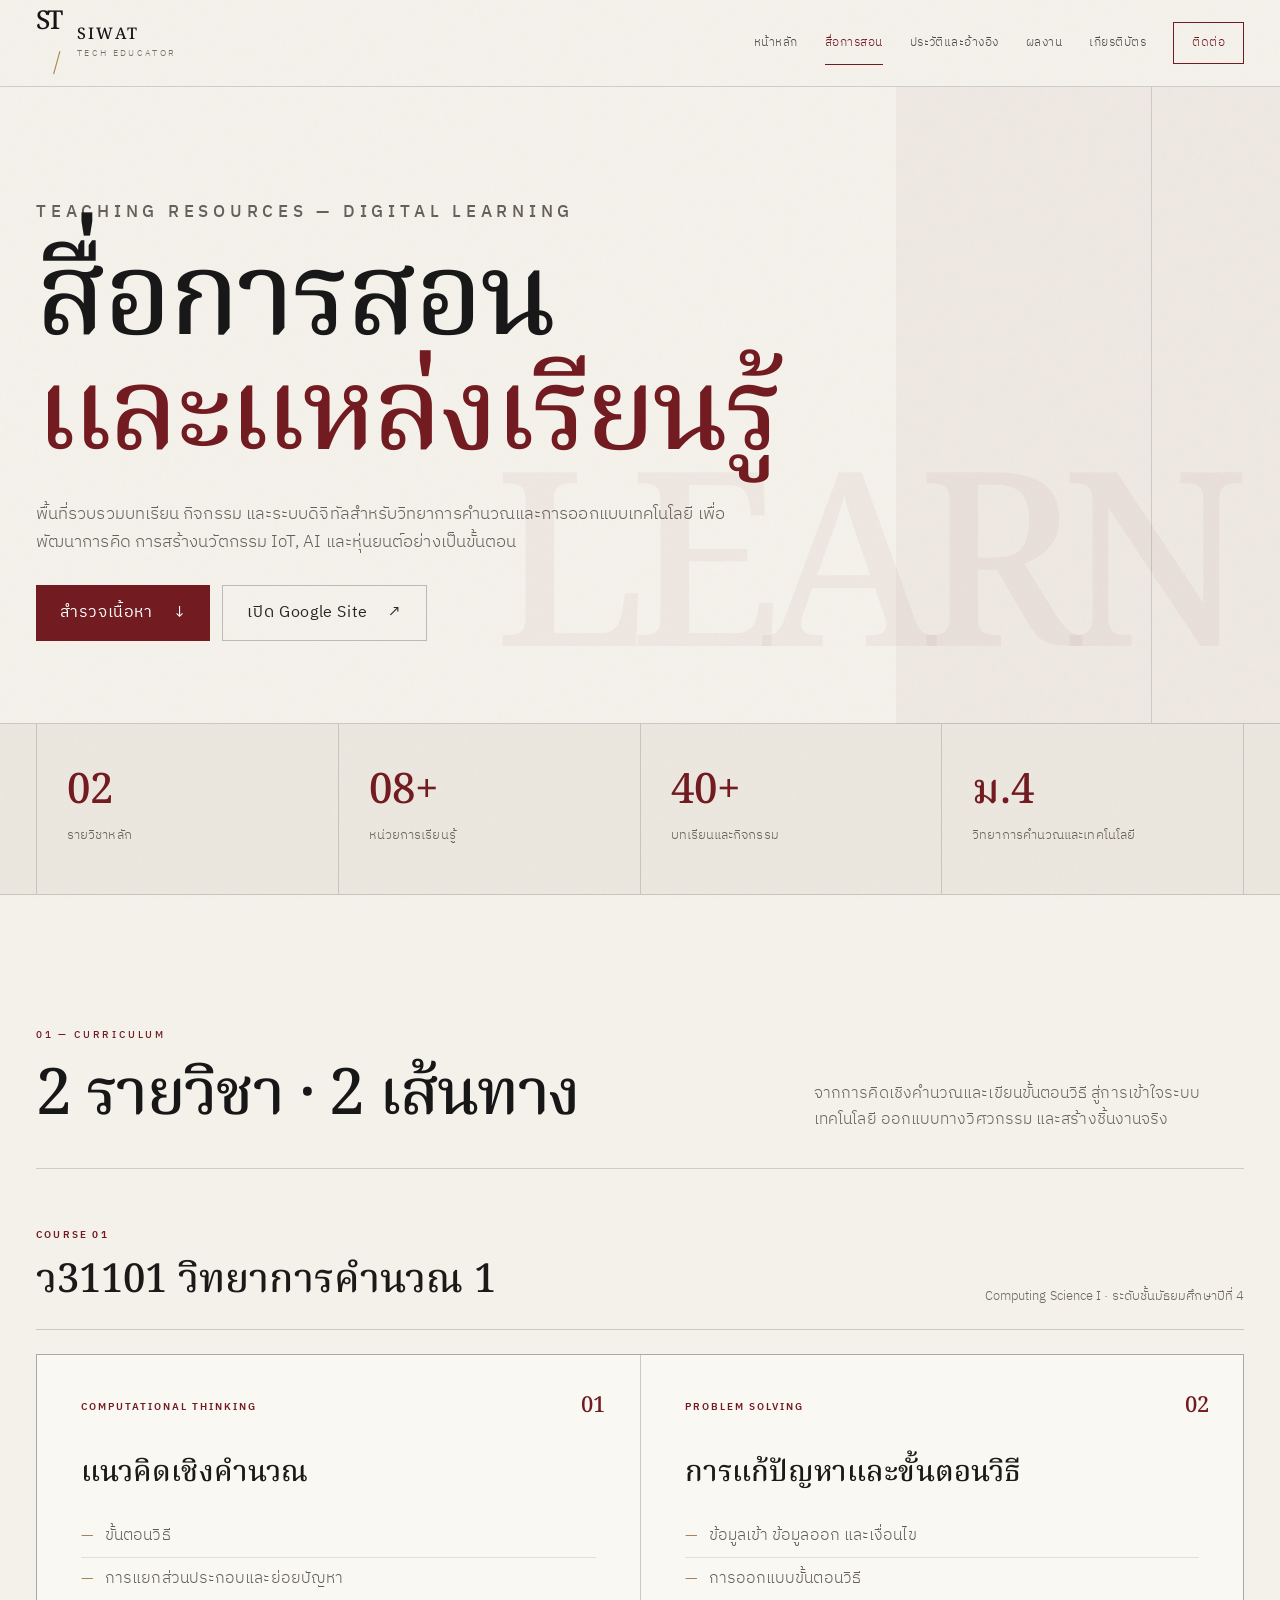
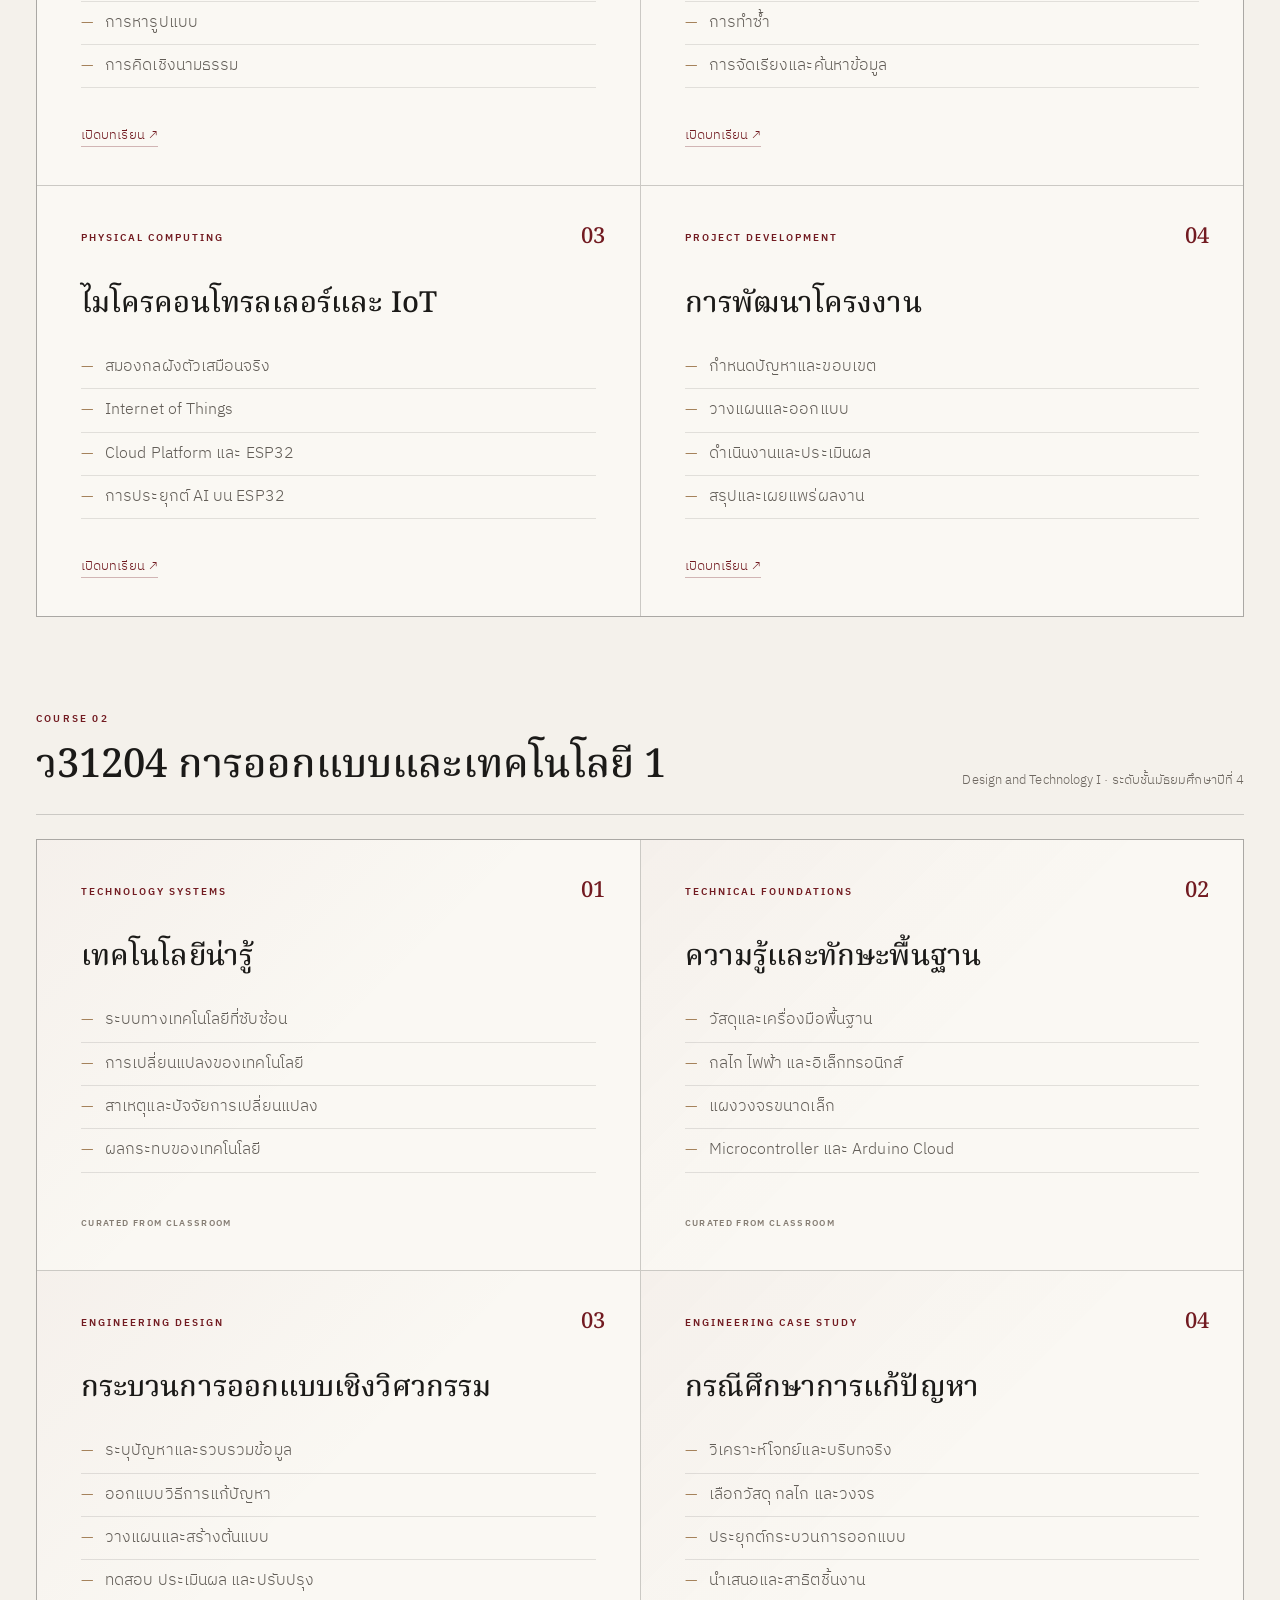
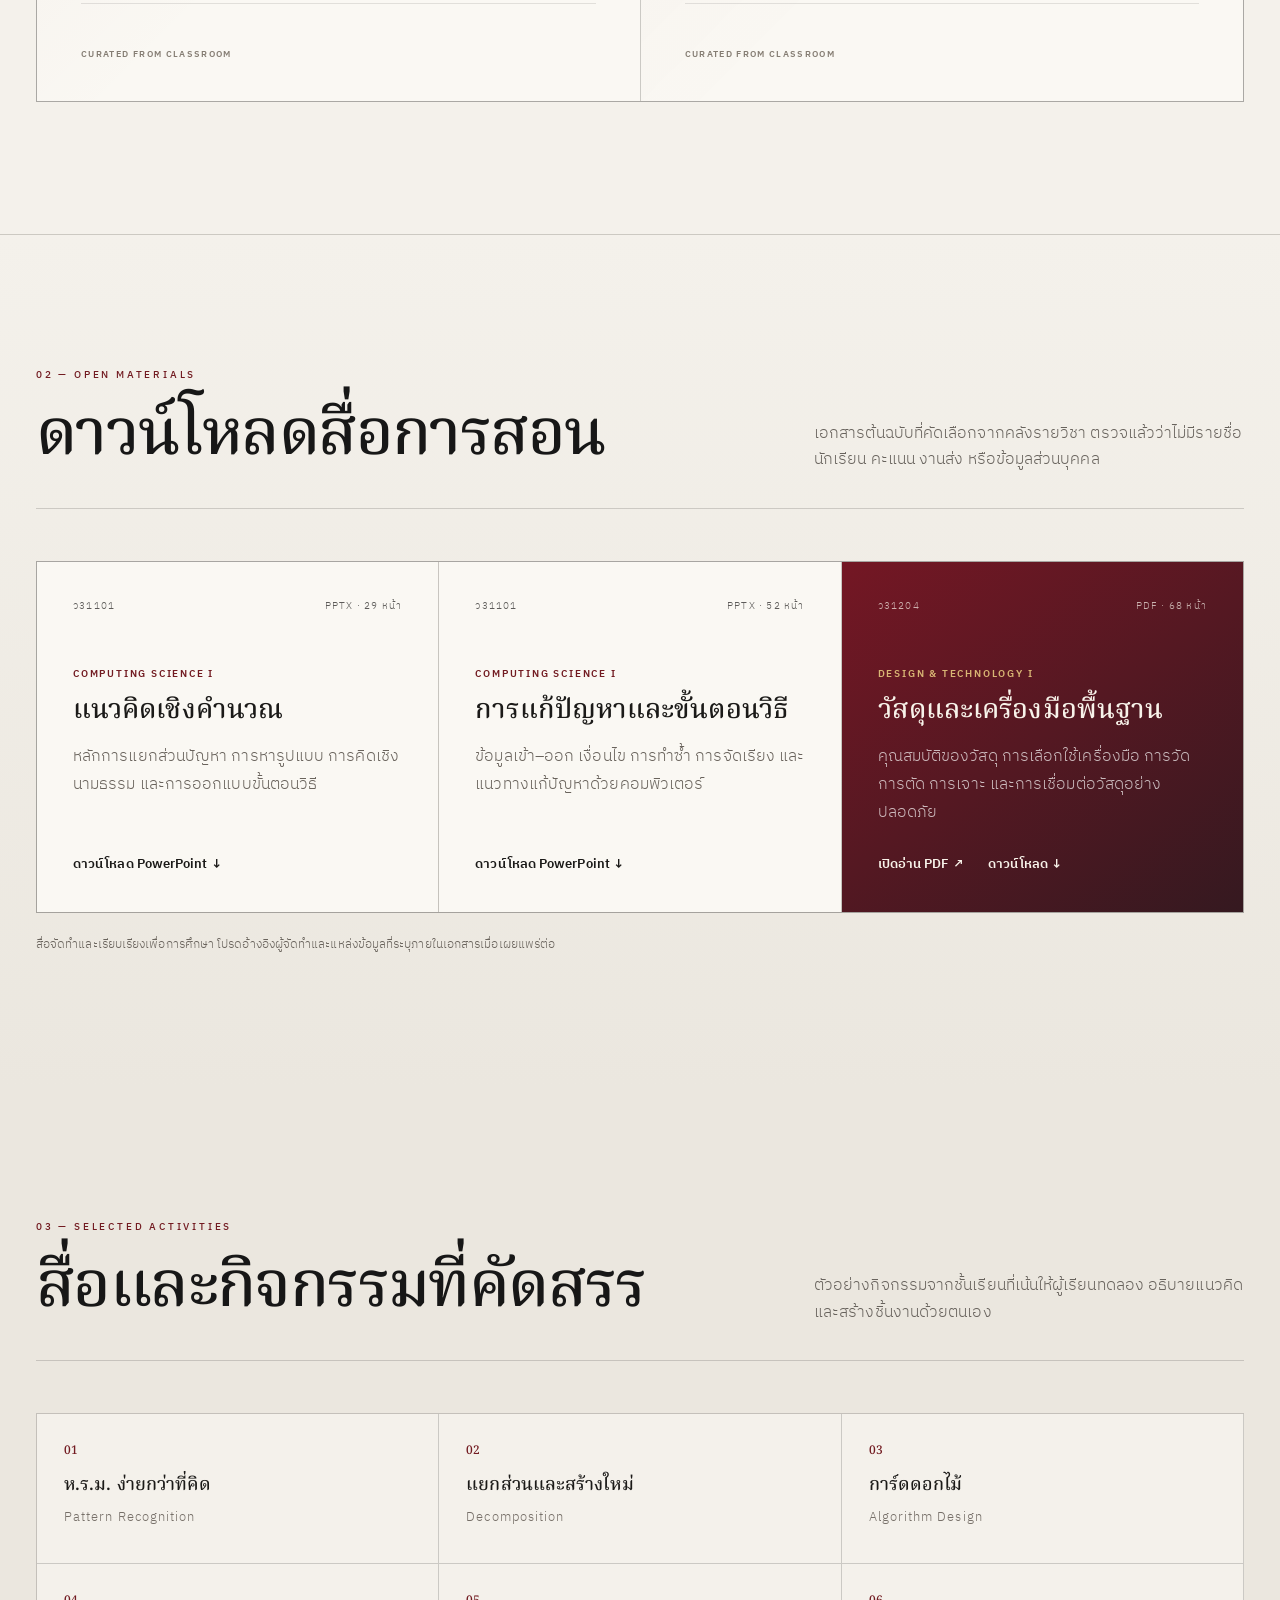
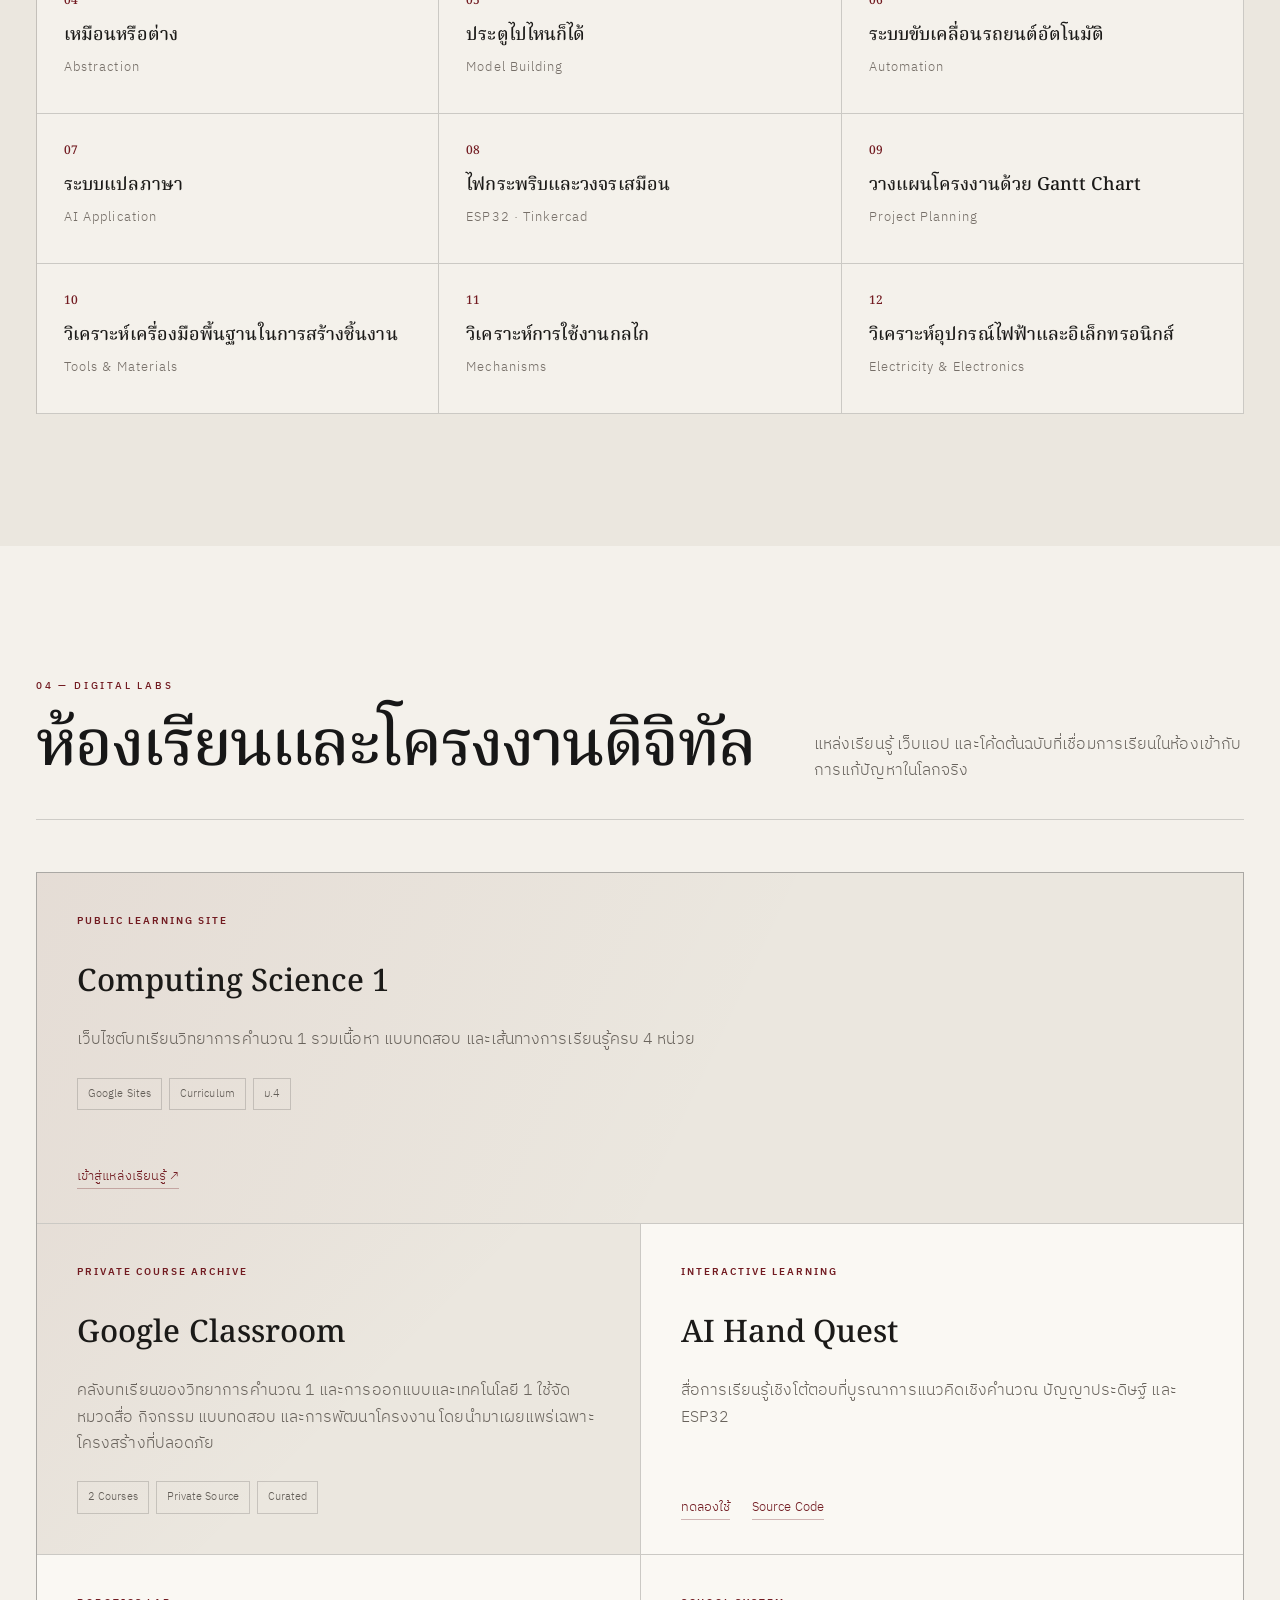
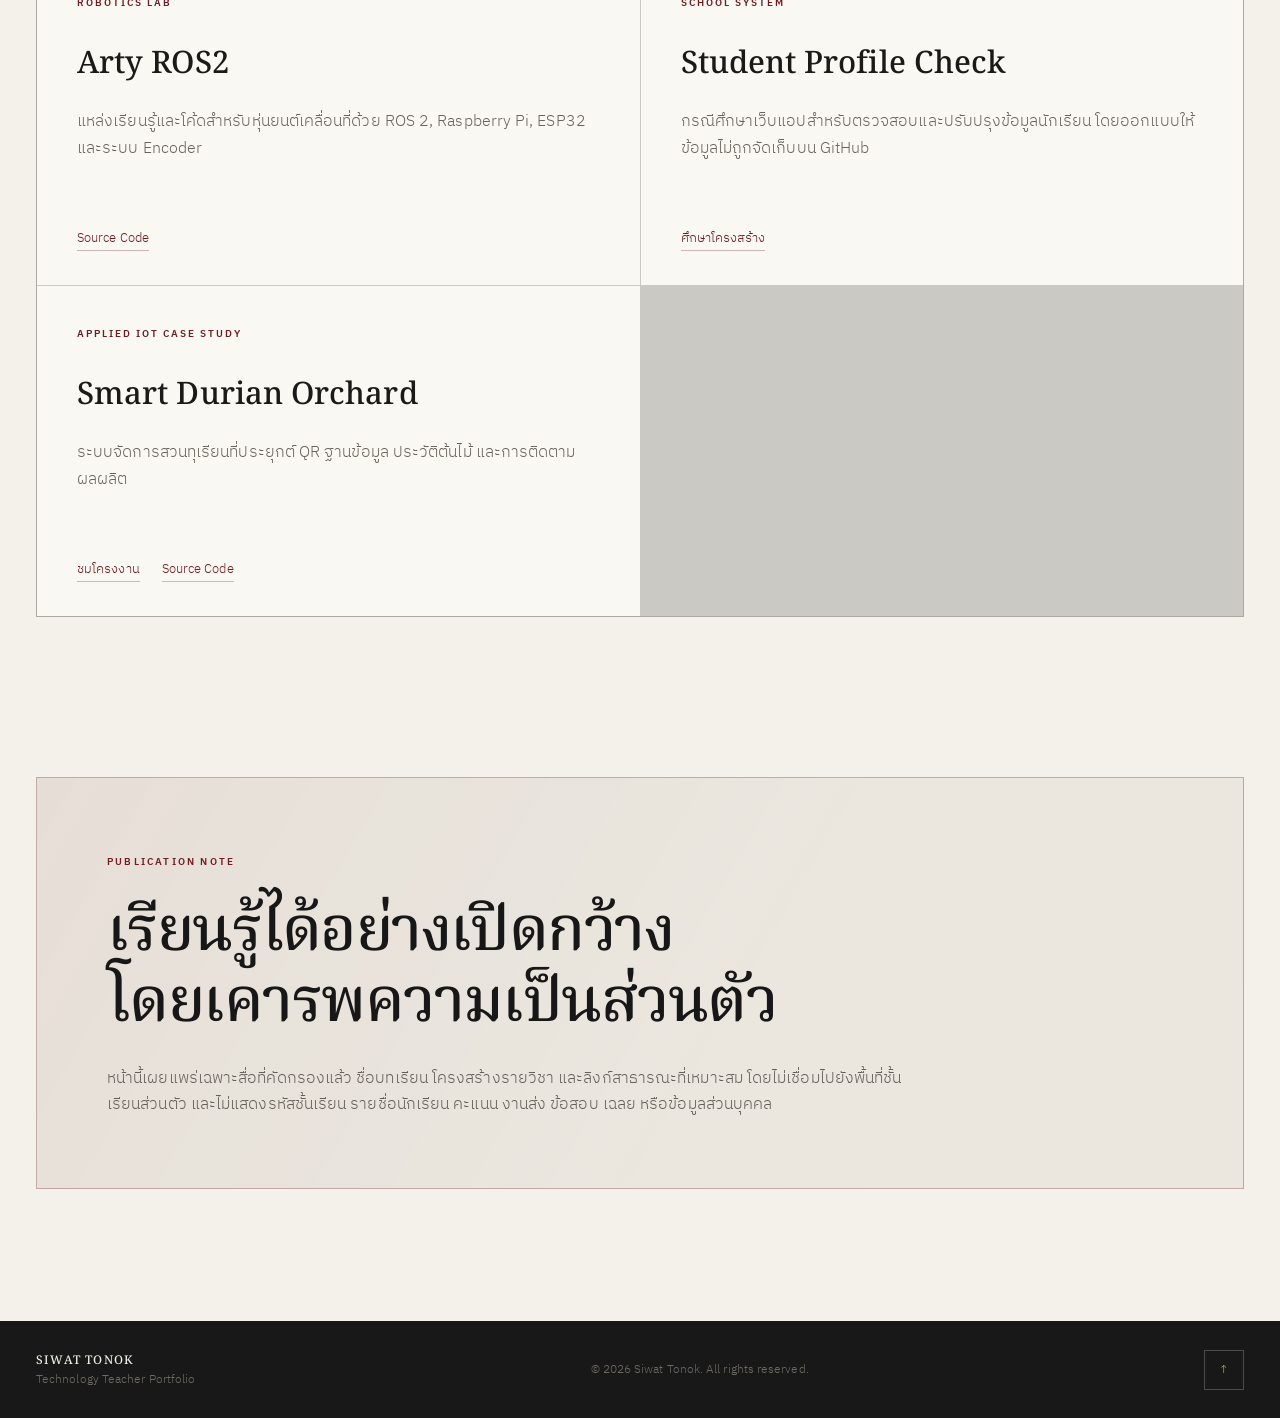
<file: teaching-resources.html>
<!doctype html>
<html lang="th">
<head>
  <meta charset="UTF-8">
  <meta name="viewport" content="width=device-width, initial-scale=1.0">
  <meta name="description" content="คลังสื่อการสอน แหล่งเรียนรู้ และโครงงานดิจิทัลของนายศิวัสว์ โตนอก ครอบคลุมวิทยาการคำนวณ AI IoT และหุ่นยนต์">
  <meta name="theme-color" content="#f4f1eb">
  <title>สื่อการสอนและแหล่งเรียนรู้ | นายศิวัสว์ โตนอก</title>
  <link rel="icon" href="assets/favicon.svg" type="image/svg+xml">
  <link rel="stylesheet" href="style.css">
</head>
<body>
  <div class="page-noise" aria-hidden="true"></div>
  <header class="site-header scrolled" id="top">
    <nav class="nav container" aria-label="เมนูหลัก">
      <a class="brand" href="index.html" aria-label="กลับหน้าหลัก"><span class="brand-mark">ST</span><span class="brand-copy"><strong>SIWAT</strong><small>TECH EDUCATOR</small></span></a>
      <button class="menu-toggle" type="button" aria-label="เปิดเมนู" aria-expanded="false"><span></span><span></span><span></span></button>
      <div class="nav-links"><a href="index.html">หน้าหลัก</a><a class="active" href="teaching-resources.html">สื่อการสอน</a><a href="biography.html">ประวัติและอ้างอิง</a><a href="achievements.html">ผลงาน</a><a href="certificates.html">เกียรติบัตร</a><a class="nav-cta" href="index.html#contact">ติดต่อ</a></div>
    </nav>
  </header>

  <main class="subpage-main resources-main">
    <section class="subpage-hero resource-hero">
      <div class="container reveal">
        <p class="section-index">TEACHING RESOURCES — DIGITAL LEARNING</p>
        <h1>สื่อการสอน<br><span class="gradient-text">และแหล่งเรียนรู้</span></h1>
        <p>พื้นที่รวบรวมบทเรียน กิจกรรม และระบบดิจิทัลสำหรับวิทยาการคำนวณและการออกแบบเทคโนโลยี เพื่อพัฒนาการคิด การสร้างนวัตกรรม IoT, AI และหุ่นยนต์อย่างเป็นขั้นตอน</p>
        <div class="subpage-actions"><a class="button primary" href="#curriculum">สำรวจเนื้อหา <span>↓</span></a><a class="button ghost" href="https://sites.google.com/banbung.ac.th/cs-31101/home" target="_blank" rel="noopener">เปิด Google Site <span>↗</span></a></div>
      </div>
    </section>

    <section class="resource-overview section">
      <div class="container resource-stats reveal" aria-label="ภาพรวมคลังสื่อ">
        <div><strong>02</strong><span>รายวิชาหลัก</span></div>
        <div><strong>08+</strong><span>หน่วยการเรียนรู้</span></div>
        <div><strong>40+</strong><span>บทเรียนและกิจกรรม</span></div>
        <div><strong>ม.4</strong><span>วิทยาการคำนวณและเทคโนโลยี</span></div>
      </div>
    </section>

    <section class="resource-curriculum section" id="curriculum">
      <div class="container">
        <div class="section-heading horizontal reveal"><div><p class="section-index">01 — CURRICULUM</p><h2>2 รายวิชา · 2 เส้นทาง</h2></div><p>จากการคิดเชิงคำนวณและเขียนขั้นตอนวิธี สู่การเข้าใจระบบเทคโนโลยี ออกแบบทางวิศวกรรม และสร้างชิ้นงานจริง</p></div>
        <div class="course-block-head reveal"><div><span>COURSE 01</span><h3>ว31101 วิทยาการคำนวณ 1</h3></div><p>Computing Science I · ระดับชั้นมัธยมศึกษาปีที่ 4</p></div>
        <div class="unit-grid">
          <article class="unit-card reveal"><span class="unit-no">01</span><p class="unit-label">COMPUTATIONAL THINKING</p><h3>แนวคิดเชิงคำนวณ</h3><ul><li>ขั้นตอนวิธี</li><li>การแยกส่วนประกอบและย่อยปัญหา</li><li>การหารูปแบบ</li><li>การคิดเชิงนามธรรม</li></ul><a href="https://sites.google.com/banbung.ac.th/cs-31101/home" target="_blank" rel="noopener">เปิดบทเรียน <span>↗</span></a></article>
          <article class="unit-card reveal"><span class="unit-no">02</span><p class="unit-label">PROBLEM SOLVING</p><h3>การแก้ปัญหาและขั้นตอนวิธี</h3><ul><li>ข้อมูลเข้า ข้อมูลออก และเงื่อนไข</li><li>การออกแบบขั้นตอนวิธี</li><li>การทำซ้ำ</li><li>การจัดเรียงและค้นหาข้อมูล</li></ul><a href="https://sites.google.com/banbung.ac.th/cs-31101/home" target="_blank" rel="noopener">เปิดบทเรียน <span>↗</span></a></article>
          <article class="unit-card reveal"><span class="unit-no">03</span><p class="unit-label">PHYSICAL COMPUTING</p><h3>ไมโครคอนโทรลเลอร์และ IoT</h3><ul><li>สมองกลฝังตัวเสมือนจริง</li><li>Internet of Things</li><li>Cloud Platform และ ESP32</li><li>การประยุกต์ AI บน ESP32</li></ul><a href="https://sites.google.com/banbung.ac.th/cs-31101/home" target="_blank" rel="noopener">เปิดบทเรียน <span>↗</span></a></article>
          <article class="unit-card reveal"><span class="unit-no">04</span><p class="unit-label">PROJECT DEVELOPMENT</p><h3>การพัฒนาโครงงาน</h3><ul><li>กำหนดปัญหาและขอบเขต</li><li>วางแผนและออกแบบ</li><li>ดำเนินงานและประเมินผล</li><li>สรุปและเผยแพร่ผลงาน</li></ul><a href="https://sites.google.com/banbung.ac.th/cs-31101/home" target="_blank" rel="noopener">เปิดบทเรียน <span>↗</span></a></article>
        </div>
        <div class="course-block-head course-block-second reveal"><div><span>COURSE 02</span><h3>ว31204 การออกแบบและเทคโนโลยี 1</h3></div><p>Design and Technology I · ระดับชั้นมัธยมศึกษาปีที่ 4</p></div>
        <div class="unit-grid">
          <article class="unit-card private-unit reveal"><span class="unit-no">01</span><p class="unit-label">TECHNOLOGY SYSTEMS</p><h3>เทคโนโลยีน่ารู้</h3><ul><li>ระบบทางเทคโนโลยีที่ซับซ้อน</li><li>การเปลี่ยนแปลงของเทคโนโลยี</li><li>สาเหตุและปัจจัยการเปลี่ยนแปลง</li><li>ผลกระทบของเทคโนโลยี</li></ul><span class="unit-source">CURATED FROM CLASSROOM</span></article>
          <article class="unit-card private-unit reveal"><span class="unit-no">02</span><p class="unit-label">TECHNICAL FOUNDATIONS</p><h3>ความรู้และทักษะพื้นฐาน</h3><ul><li>วัสดุและเครื่องมือพื้นฐาน</li><li>กลไก ไฟฟ้า และอิเล็กทรอนิกส์</li><li>แผงวงจรขนาดเล็ก</li><li>Microcontroller และ Arduino Cloud</li></ul><span class="unit-source">CURATED FROM CLASSROOM</span></article>
          <article class="unit-card private-unit reveal"><span class="unit-no">03</span><p class="unit-label">ENGINEERING DESIGN</p><h3>กระบวนการออกแบบเชิงวิศวกรรม</h3><ul><li>ระบุปัญหาและรวบรวมข้อมูล</li><li>ออกแบบวิธีการแก้ปัญหา</li><li>วางแผนและสร้างต้นแบบ</li><li>ทดสอบ ประเมินผล และปรับปรุง</li></ul><span class="unit-source">CURATED FROM CLASSROOM</span></article>
          <article class="unit-card private-unit reveal"><span class="unit-no">04</span><p class="unit-label">ENGINEERING CASE STUDY</p><h3>กรณีศึกษาการแก้ปัญหา</h3><ul><li>วิเคราะห์โจทย์และบริบทจริง</li><li>เลือกวัสดุ กลไก และวงจร</li><li>ประยุกต์กระบวนการออกแบบ</li><li>นำเสนอและสาธิตชิ้นงาน</li></ul><span class="unit-source">CURATED FROM CLASSROOM</span></article>
        </div>
      </div>
    </section>

    <section class="resource-downloads section" id="downloads">
      <div class="container">
        <div class="section-heading horizontal reveal"><div><p class="section-index">02 — OPEN MATERIALS</p><h2>ดาวน์โหลดสื่อการสอน</h2></div><p>เอกสารต้นฉบับที่คัดเลือกจากคลังรายวิชา ตรวจแล้วว่าไม่มีรายชื่อนักเรียน คะแนน งานส่ง หรือข้อมูลส่วนบุคคล</p></div>
        <div class="material-grid">
          <article class="material-card reveal">
            <div class="material-meta"><span>ว31101</span><span>PPTX · 29 หน้า</span></div>
            <p class="material-type">COMPUTING SCIENCE I</p>
            <h3>แนวคิดเชิงคำนวณ</h3>
            <p>หลักการแยกส่วนปัญหา การหารูปแบบ การคิดเชิงนามธรรม และการออกแบบขั้นตอนวิธี</p>
            <a href="teaching-materials/computing-science-1/slides/01-computational-thinking.pptx" download>ดาวน์โหลด PowerPoint <span>↓</span></a>
          </article>
          <article class="material-card reveal">
            <div class="material-meta"><span>ว31101</span><span>PPTX · 52 หน้า</span></div>
            <p class="material-type">COMPUTING SCIENCE I</p>
            <h3>การแก้ปัญหาและขั้นตอนวิธี</h3>
            <p>ข้อมูลเข้า–ออก เงื่อนไข การทำซ้ำ การจัดเรียง และแนวทางแก้ปัญหาด้วยคอมพิวเตอร์</p>
            <a href="teaching-materials/computing-science-1/slides/02-computer-problem-solving.pptx" download>ดาวน์โหลด PowerPoint <span>↓</span></a>
          </article>
          <article class="material-card material-card-featured reveal">
            <div class="material-meta"><span>ว31204</span><span>PDF · 68 หน้า</span></div>
            <p class="material-type">DESIGN &amp; TECHNOLOGY I</p>
            <h3>วัสดุและเครื่องมือพื้นฐาน</h3>
            <p>คุณสมบัติของวัสดุ การเลือกใช้เครื่องมือ การวัด การตัด การเจาะ และการเชื่อมต่อวัสดุอย่างปลอดภัย</p>
            <div class="material-actions"><a href="teaching-materials/design-technology-1/pdf/01-materials-and-basic-tools.pdf" target="_blank" rel="noopener">เปิดอ่าน PDF <span>↗</span></a><a href="teaching-materials/design-technology-1/pdf/01-materials-and-basic-tools.pdf" download>ดาวน์โหลด <span>↓</span></a></div>
          </article>
        </div>
        <p class="material-note reveal">สื่อจัดทำและเรียบเรียงเพื่อการศึกษา โปรดอ้างอิงผู้จัดทำและแหล่งข้อมูลที่ระบุภายในเอกสารเมื่อเผยแพร่ต่อ</p>
      </div>
    </section>

    <section class="resource-activities section" id="activities">
      <div class="container">
        <div class="section-heading horizontal reveal"><div><p class="section-index">03 — SELECTED ACTIVITIES</p><h2>สื่อและกิจกรรมที่คัดสรร</h2></div><p>ตัวอย่างกิจกรรมจากชั้นเรียนที่เน้นให้ผู้เรียนทดลอง อธิบายแนวคิด และสร้างชิ้นงานด้วยตนเอง</p></div>
        <div class="activity-list reveal">
          <div><span>01</span><strong>ห.ร.ม. ง่ายกว่าที่คิด</strong><small>Pattern Recognition</small></div>
          <div><span>02</span><strong>แยกส่วนและสร้างใหม่</strong><small>Decomposition</small></div>
          <div><span>03</span><strong>การ์ดดอกไม้</strong><small>Algorithm Design</small></div>
          <div><span>04</span><strong>เหมือนหรือต่าง</strong><small>Abstraction</small></div>
          <div><span>05</span><strong>ประตูไปไหนก็ได้</strong><small>Model Building</small></div>
          <div><span>06</span><strong>ระบบขับเคลื่อนรถยนต์อัตโนมัติ</strong><small>Automation</small></div>
          <div><span>07</span><strong>ระบบแปลภาษา</strong><small>AI Application</small></div>
          <div><span>08</span><strong>ไฟกระพริบและวงจรเสมือน</strong><small>ESP32 · Tinkercad</small></div>
          <div><span>09</span><strong>วางแผนโครงงานด้วย Gantt Chart</strong><small>Project Planning</small></div>
          <div><span>10</span><strong>วิเคราะห์เครื่องมือพื้นฐานในการสร้างชิ้นงาน</strong><small>Tools & Materials</small></div>
          <div><span>11</span><strong>วิเคราะห์การใช้งานกลไก</strong><small>Mechanisms</small></div>
          <div><span>12</span><strong>วิเคราะห์อุปกรณ์ไฟฟ้าและอิเล็กทรอนิกส์</strong><small>Electricity & Electronics</small></div>
        </div>
      </div>
    </section>

    <section class="digital-labs section" id="digital-labs">
      <div class="container">
        <div class="section-heading horizontal reveal"><div><p class="section-index">04 — DIGITAL LABS</p><h2>ห้องเรียนและโครงงานดิจิทัล</h2></div><p>แหล่งเรียนรู้ เว็บแอป และโค้ดต้นฉบับที่เชื่อมการเรียนในห้องเข้ากับการแก้ปัญหาในโลกจริง</p></div>
        <div class="lab-grid">
          <article class="lab-card lab-featured reveal"><p class="lab-type">PUBLIC LEARNING SITE</p><h3>Computing Science 1</h3><p>เว็บไซต์บทเรียนวิทยาการคำนวณ 1 รวมเนื้อหา แบบทดสอบ และเส้นทางการเรียนรู้ครบ 4 หน่วย</p><div class="lab-tags"><span>Google Sites</span><span>Curriculum</span><span>ม.4</span></div><a href="https://sites.google.com/banbung.ac.th/cs-31101/home" target="_blank" rel="noopener">เข้าสู่แหล่งเรียนรู้ <span>↗</span></a></article>
          <article class="lab-card classroom-card reveal"><p class="lab-type">PRIVATE COURSE ARCHIVE</p><h3>Google Classroom</h3><p>คลังบทเรียนของวิทยาการคำนวณ 1 และการออกแบบและเทคโนโลยี 1 ใช้จัดหมวดสื่อ กิจกรรม แบบทดสอบ และการพัฒนาโครงงาน โดยนำมาเผยแพร่เฉพาะโครงสร้างที่ปลอดภัย</p><div class="lab-tags"><span>2 Courses</span><span>Private Source</span><span>Curated</span></div></article>
          <article class="lab-card reveal"><p class="lab-type">INTERACTIVE LEARNING</p><h3>AI Hand Quest</h3><p>สื่อการเรียนรู้เชิงโต้ตอบที่บูรณาการแนวคิดเชิงคำนวณ ปัญญาประดิษฐ์ และ ESP32</p><div class="lab-links"><a href="https://arty2525.github.io/AI-Hand-Quest/" target="_blank" rel="noopener">ทดลองใช้</a><a href="https://github.com/arty2525/AI-Hand-Quest" target="_blank" rel="noopener">Source Code</a></div></article>
          <article class="lab-card reveal"><p class="lab-type">ROBOTICS LAB</p><h3>Arty ROS2</h3><p>แหล่งเรียนรู้และโค้ดสำหรับหุ่นยนต์เคลื่อนที่ด้วย ROS 2, Raspberry Pi, ESP32 และระบบ Encoder</p><div class="lab-links"><a href="https://github.com/arty2525/Arty-ROS2" target="_blank" rel="noopener">Source Code</a></div></article>
          <article class="lab-card reveal"><p class="lab-type">SCHOOL SYSTEM</p><h3>Student Profile Check</h3><p>กรณีศึกษาเว็บแอปสำหรับตรวจสอบและปรับปรุงข้อมูลนักเรียน โดยออกแบบให้ข้อมูลไม่ถูกจัดเก็บบน GitHub</p><div class="lab-links"><a href="https://github.com/arty2525/student-profile-check" target="_blank" rel="noopener">ศึกษาโครงสร้าง</a></div></article>
          <article class="lab-card reveal"><p class="lab-type">APPLIED IOT CASE STUDY</p><h3>Smart Durian Orchard</h3><p>ระบบจัดการสวนทุเรียนที่ประยุกต์ QR ฐานข้อมูล ประวัติต้นไม้ และการติดตามผลผลิต</p><div class="lab-links"><a href="https://arty2525.github.io/durian-orchard-/" target="_blank" rel="noopener">ชมโครงงาน</a><a href="https://github.com/arty2525/durian-orchard-" target="_blank" rel="noopener">Source Code</a></div></article>
        </div>
      </div>
    </section>

    <section class="privacy-section section">
      <div class="container privacy-note reveal"><span>PUBLICATION NOTE</span><h2>เรียนรู้ได้อย่างเปิดกว้าง<br>โดยเคารพความเป็นส่วนตัว</h2><p>หน้านี้เผยแพร่เฉพาะสื่อที่คัดกรองแล้ว ชื่อบทเรียน โครงสร้างรายวิชา และลิงก์สาธารณะที่เหมาะสม โดยไม่เชื่อมไปยังพื้นที่ชั้นเรียนส่วนตัว และไม่แสดงรหัสชั้นเรียน รายชื่อนักเรียน คะแนน งานส่ง ข้อสอบ เฉลย หรือข้อมูลส่วนบุคคล</p></div>
    </section>
  </main>

  <footer><div class="container footer-content"><div><strong>SIWAT TONOK</strong><span>Technology Teacher Portfolio</span></div><p>© <span id="year"></span> Siwat Tonok. All rights reserved.</p><a href="#top" aria-label="กลับสู่ด้านบน">↑</a></div></footer>
  <script src="script.js"></script>
</body>
</html>
</file>
<file: style.css>
@import url('https://fonts.googleapis.com/css2?family=IBM+Plex+Sans+Thai:wght@300;400;500;600&family=Noto+Serif+Thai:wght@400;500;600;700&display=swap');

:root{--bg:#0d0e0d;--bg-soft:#131411;--panel:#181914;--text:#f0ede4;--muted:#aaa69b;--cyan:#c8aa6e;--blue:#a78a55;--line:rgba(218,202,164,.16);--max:1160px;--radius:4px}
*{box-sizing:border-box;margin:0;padding:0}html{scroll-behavior:smooth;scroll-padding-top:90px}body{font-family:"IBM Plex Sans Thai",sans-serif;background:var(--bg);color:var(--text);line-height:1.65;overflow-x:hidden}a{color:inherit;text-decoration:none}img{max-width:100%;display:block}.container{width:min(calc(100% - 40px),var(--max));margin-inline:auto}.section{padding:110px 0;position:relative}.page-noise{position:fixed;inset:0;pointer-events:none;opacity:.035;z-index:20;background-image:url("data:image/svg+xml,%3Csvg viewBox='0 0 180 180' xmlns='http://www.w3.org/2000/svg'%3E%3Cfilter id='n'%3E%3CfeTurbulence type='fractalNoise' baseFrequency='.85' numOctaves='3' stitchTiles='stitch'/%3E%3C/filter%3E%3Crect width='100%25' height='100%25' filter='url(%23n)'/%3E%3C/svg%3E")}
.site-header{position:fixed;inset:0 0 auto;z-index:10;background:rgba(7,17,31,.76);backdrop-filter:blur(18px);border-bottom:1px solid transparent;transition:.3s}.site-header.scrolled{border-color:var(--line);box-shadow:0 10px 40px rgba(0,0,0,.18)}.nav{height:82px;display:flex;align-items:center;justify-content:space-between}.brand{display:flex;align-items:center;gap:12px}.brand-mark{display:grid;place-items:center;width:42px;height:42px;border:1px solid var(--cyan);clip-path:polygon(20% 0,80% 0,100% 20%,100% 80%,80% 100%,20% 100%,0 80%,0 20%);font:700 14px "Space Grotesk";color:var(--cyan)}.brand-copy{display:flex;flex-direction:column;font-family:"Space Grotesk";line-height:1.05;letter-spacing:.08em}.brand-copy small{font-size:8px;color:var(--muted);letter-spacing:.22em;margin-top:5px}.nav-links{display:flex;align-items:center;gap:32px;font-size:14px}.nav-links a{color:#b8c9d6;transition:.25s}.nav-links a:hover{color:var(--cyan)}.nav-cta{border:1px solid var(--line);padding:9px 18px;border-radius:999px}.menu-toggle{display:none;background:none;border:0;width:40px;height:40px;padding:8px;cursor:pointer}.menu-toggle span{display:block;height:2px;background:var(--text);margin:5px;transition:.25s}
.hero{min-height:100vh;display:flex;align-items:center;padding-top:140px;overflow:hidden}.hero-grid{position:absolute;inset:0;opacity:.16;background-image:linear-gradient(var(--line) 1px,transparent 1px),linear-gradient(90deg,var(--line) 1px,transparent 1px);background-size:64px 64px;mask-image:linear-gradient(to bottom,#000,transparent 85%)}.orb{position:absolute;border-radius:50%;filter:blur(100px);opacity:.16}.orb-one{width:480px;height:480px;background:var(--cyan);right:-170px;top:0}.orb-two{width:400px;height:400px;background:var(--blue);left:-200px;bottom:-100px}.hero-layout{display:grid;grid-template-columns:1.05fr .95fr;align-items:center;gap:80px}.eyebrow,.section-index{font:600 12px "Space Grotesk";letter-spacing:.16em;color:var(--cyan)}.eyebrow{display:flex;align-items:center;gap:10px;margin-bottom:24px}.eyebrow span{width:32px;height:1px;background:var(--cyan)}h1{font-size:clamp(48px,7vw,88px);line-height:1.03;letter-spacing:-.04em;margin-bottom:22px}h2{font-size:clamp(36px,5vw,62px);line-height:1.12;letter-spacing:-.03em}.gradient-text{background:linear-gradient(100deg,var(--cyan),#78b9ff);-webkit-background-clip:text;background-clip:text;color:transparent}.hero-name{font-size:21px;font-weight:600;margin-bottom:16px}.hero-name span{color:var(--muted);font-weight:400;font-size:16px;margin-left:9px}.hero-intro{max-width:610px;color:#afc1cf;font-size:18px}.hero-actions{display:flex;gap:14px;margin:34px 0}.button{display:inline-flex;align-items:center;justify-content:center;gap:20px;padding:13px 22px;border-radius:10px;font-weight:600;transition:.25s}.button.primary{background:linear-gradient(120deg,var(--cyan),#51a4ff);color:#04111c;box-shadow:0 14px 40px rgba(66,232,224,.16)}.button.primary:hover{transform:translateY(-2px);box-shadow:0 18px 48px rgba(66,232,224,.25)}.button.ghost{border:1px solid var(--line)}.button.ghost:hover{border-color:var(--cyan);color:var(--cyan)}.hero-tags{display:flex;gap:8px;flex-wrap:wrap}.hero-tags span,.skill-list span{border:1px solid var(--line);border-radius:999px;color:var(--muted);font:500 11px "Space Grotesk";letter-spacing:.08em;padding:6px 12px}.portrait-wrap{position:relative;width:min(100%,500px);justify-self:end}.portrait-frame{position:relative;border-radius:180px 24px 180px 24px;overflow:hidden;border:1px solid rgba(66,232,224,.25);box-shadow:0 30px 90px rgba(0,0,0,.35)}.portrait-frame:after{content:"";position:absolute;inset:0;background:linear-gradient(180deg,transparent 55%,rgba(7,17,31,.55))}.portrait-frame img{width:100%;aspect-ratio:4/5;object-fit:cover;object-position:54% center}.floating-card{position:absolute;background:rgba(10,26,42,.88);backdrop-filter:blur(12px);border:1px solid var(--line);padding:12px 16px;border-radius:13px;box-shadow:0 20px 40px rgba(0,0,0,.3);font-family:"Space Grotesk"}.floating-card strong,.floating-card small{display:block}.floating-card strong{font-size:12px;letter-spacing:.12em}.floating-card small{font-size:9px;color:var(--muted)}.card-top{top:18%;right:-35px;padding-left:38px}.pulse{position:absolute;left:16px;top:17px;width:10px;height:10px;border-radius:50%;background:#56f19a;box-shadow:0 0 0 5px rgba(86,241,154,.12)}.card-bottom{bottom:12%;left:-45px;display:flex;align-items:center;gap:12px}.code-icon{color:var(--cyan);font:700 20px "Space Grotesk"}.corner{position:absolute;width:68px;height:68px;border-color:var(--cyan);opacity:.5}.corner-one{left:-20px;top:-20px;border-left:2px solid;border-top:2px solid}.corner-two{right:-20px;bottom:-20px;border-right:2px solid;border-bottom:2px solid}
.about{background:linear-gradient(180deg,rgba(14,32,51,.35),transparent)}.about-layout{display:grid;grid-template-columns:.85fr 1.15fr;gap:100px}.section-index{margin-bottom:18px}.about-content{padding-top:35px}.about-content .lead{font-size:25px;line-height:1.55;color:#ddecf5;margin-bottom:25px}.about-content>p:not(.lead){color:var(--muted);font-size:17px}.info-grid{display:grid;grid-template-columns:1fr 1fr;border-top:1px solid var(--line);margin-top:36px}.info-grid div{padding:18px 15px 18px 0;border-bottom:1px solid var(--line)}.info-grid span,.contact-links span{display:block;color:var(--muted);font-size:12px;margin-bottom:4px}.info-grid strong{font-size:15px}
.expertise{background:var(--bg-soft)}.section-heading.horizontal{display:flex;justify-content:space-between;align-items:end;margin-bottom:50px}.section-heading.horizontal>p{max-width:430px;color:var(--muted)}.skill-grid{display:grid;grid-template-columns:repeat(2,1fr);gap:18px}.skill-card{position:relative;min-height:315px;padding:34px;background:rgba(14,32,51,.7);border:1px solid var(--line);border-radius:var(--radius);overflow:hidden;transition:.35s}.skill-card:hover{transform:translateY(-5px);border-color:rgba(66,232,224,.5)}.skill-card.featured{background:linear-gradient(135deg,rgba(20,72,85,.8),rgba(14,32,51,.75))}.skill-card:after{content:"";position:absolute;width:150px;height:150px;background:var(--cyan);filter:blur(90px);opacity:0;right:-40px;bottom:-40px;transition:.4s}.skill-card:hover:after{opacity:.15}.skill-number{position:absolute;right:28px;top:26px;color:#41576a;font:600 13px "Space Grotesk"}.skill-symbol{color:var(--cyan);font-size:34px;margin-bottom:34px}.skill-card h3{font:600 23px "Space Grotesk";margin-bottom:13px}.skill-card p{color:var(--muted);max-width:510px}.skill-list{position:absolute;left:34px;bottom:30px;display:flex;gap:7px}
.teaching .section-heading{margin-bottom:45px}.course-list{border-top:1px solid var(--line)}.course{display:grid;grid-template-columns:90px 1fr 40px;align-items:center;gap:20px;padding:25px 10px;border-bottom:1px solid var(--line);transition:.3s}.course:hover{background:linear-gradient(90deg,rgba(66,232,224,.06),transparent);padding-left:20px}.course-level{display:grid;place-items:center;width:54px;height:34px;border:1px solid rgba(66,232,224,.35);color:var(--cyan);border-radius:7px;font-weight:600}.course h3{font-size:19px}.course p{font-size:12px;color:var(--muted);font-family:"Space Grotesk"}.course-arrow{font-size:22px;color:var(--cyan);opacity:0;transform:translate(-8px,8px);transition:.3s}.course:hover .course-arrow{opacity:1;transform:none}
.portfolio{background:var(--bg-soft)}.placeholder-grid{display:grid;grid-template-columns:repeat(3,1fr);gap:18px}.project-placeholder{border:1px solid var(--line);border-radius:var(--radius);overflow:hidden;background:rgba(14,32,51,.7);transition:.35s}.project-placeholder:hover{transform:translateY(-5px);border-color:rgba(66,232,224,.4)}.placeholder-visual{height:220px;position:relative;display:grid;place-items:center;background:linear-gradient(145deg,#0d2939,#0a1726);overflow:hidden}.placeholder-visual>span{position:absolute;left:20px;top:17px;font:600 10px "Space Grotesk";letter-spacing:.16em;color:var(--cyan)}.radar{width:110px;height:110px;border:1px solid rgba(66,232,224,.35);border-radius:50%;background:repeating-radial-gradient(circle,transparent 0 18px,rgba(66,232,224,.1) 19px 20px),conic-gradient(from 0deg,rgba(66,232,224,.4),transparent 25%)}.visual-two{background:linear-gradient(145deg,#121e3d,#0a1726)}.nodes{position:relative;width:150px;height:80px;border-top:1px solid rgba(75,140,255,.5);transform:skewY(-15deg)}.nodes i{position:absolute;width:18px;height:18px;border:2px solid #70a3ff;background:#142646;border-radius:5px}.nodes i:nth-child(1){left:0;top:-10px}.nodes i:nth-child(2){left:65px;top:30px}.nodes i:nth-child(3){right:0;top:-10px}.visual-three{background:linear-gradient(145deg,#16253a,#0a1726)}.trophy{font:300 100px "Space Grotesk";color:rgba(66,232,224,.5)}.project-meta{padding:25px}.project-meta>span{font:600 10px "Space Grotesk";color:var(--cyan);letter-spacing:.13em}.project-meta h3{font-size:19px;margin:7px 0 3px}.project-meta p{font-size:14px;color:var(--muted)}
.contact-card{padding:65px;border:1px solid rgba(66,232,224,.25);border-radius:32px;background:radial-gradient(circle at 10% 0,rgba(66,232,224,.13),transparent 40%),rgba(14,32,51,.65);display:grid;grid-template-columns:1.05fr .95fr;gap:85px}.contact-copy p:last-child{margin-top:20px;color:var(--muted);max-width:480px}.contact-links{border-top:1px solid var(--line)}.contact-links a,.location{display:grid;grid-template-columns:1fr auto;position:relative;padding:18px 38px 18px 0;border-bottom:1px solid var(--line)}.contact-links a span,.location span{grid-column:1}.contact-links a strong,.location strong{grid-column:1}.contact-links i{position:absolute;right:5px;top:31px;font-style:normal;color:var(--cyan);font-size:20px;transition:.25s}.contact-links a:hover i{transform:translate(4px,-4px)}footer{border-top:1px solid var(--line);padding:28px 0}.footer-content{display:flex;justify-content:space-between;align-items:center;color:var(--muted);font-size:12px}.footer-content>div{display:flex;flex-direction:column}.footer-content strong{color:var(--text);font-family:"Space Grotesk";letter-spacing:.1em}.footer-content a{display:grid;place-items:center;width:40px;height:40px;border:1px solid var(--line);border-radius:50%;color:var(--cyan)}
.reveal{opacity:0;transform:translateY(22px);transition:opacity .75s ease,transform .75s ease}.reveal.visible{opacity:1;transform:none}
@media(max-width:900px){.nav-links{position:absolute;left:20px;right:20px;top:75px;padding:22px;flex-direction:column;align-items:stretch;gap:5px;background:#0b1929;border:1px solid var(--line);border-radius:15px;transform:translateY(-15px);opacity:0;pointer-events:none;transition:.25s}.nav-links.open{opacity:1;transform:none;pointer-events:auto}.nav-links a{padding:10px}.menu-toggle{display:block}.hero-layout,.about-layout,.contact-card{grid-template-columns:1fr}.hero-layout{gap:70px}.portrait-wrap{justify-self:center;width:min(85%,500px)}.about-layout{gap:35px}.section-heading.horizontal{align-items:start;gap:24px}.placeholder-grid{grid-template-columns:1fr 1fr}.contact-card{gap:45px;padding:45px}}
@media(max-width:620px){.container{width:min(calc(100% - 28px),var(--max))}.section{padding:78px 0}.hero{padding-top:120px}.hero-layout{gap:58px}h1{font-size:48px}.hero-name span{display:block;margin:3px 0 0}.hero-intro{font-size:16px}.hero-actions{align-items:stretch;flex-direction:column}.portrait-wrap{width:92%}.card-top{right:-10px}.card-bottom{left:-10px}.section-heading.horizontal{display:block}.section-heading.horizontal>p{margin-top:18px}.skill-grid,.placeholder-grid,.info-grid{grid-template-columns:1fr}.skill-card{min-height:335px}.course{grid-template-columns:66px 1fr;padding-inline:0}.course-arrow{display:none}.course h3{font-size:17px}.contact-card{padding:30px 23px;border-radius:22px}.contact-links strong{font-size:14px}.footer-content{gap:20px;align-items:flex-start;flex-wrap:wrap}.footer-content p{order:3;width:100%}}
@media(prefers-reduced-motion:reduce){html{scroll-behavior:auto}.reveal{opacity:1;transform:none;transition:none}*{animation:none!important;transition:none!important}}

/* Certificates */
.certificate-project{display:block;color:inherit}.certificate-project .placeholder-visual img{width:100%;height:100%;object-fit:cover;filter:saturate(.8) brightness(.55);transition:transform .45s ease,filter .45s ease}.certificate-project:hover .placeholder-visual img{transform:scale(1.035);filter:saturate(1) brightness(.7)}.certificate-project .placeholder-visual>span{z-index:1}.cert-preview{background:linear-gradient(180deg,var(--bg-soft),var(--bg))}.cert-preview-grid{display:grid;grid-template-columns:repeat(3,1fr);gap:18px}.cert-preview-card{display:block;overflow:hidden;border:1px solid var(--line);border-radius:18px;background:rgba(14,32,51,.72);color:var(--text);transition:.3s}.cert-preview-card:hover{transform:translateY(-5px);border-color:rgba(66,232,224,.45)}.cert-preview-card img{display:block;width:100%;height:230px;object-fit:cover;background:#fff}.cert-preview-card span{display:block;padding:16px 18px;font-size:14px}.cert-preview-action{display:flex;justify-content:center;margin-top:30px}

/* Certificates gallery page */
.subpage-main{padding-top:88px}.subpage-hero{padding:82px 0 48px;background:radial-gradient(circle at 85% 15%,rgba(66,232,224,.12),transparent 35%)}.subpage-hero h1{font-size:clamp(42px,7vw,78px);margin:12px 0}.subpage-hero p{max-width:720px;color:var(--muted);font-size:17px}.subpage-actions{display:flex;gap:12px;flex-wrap:wrap;margin-top:28px}.certificate-gallery-section{padding-top:32px}.gallery-toolbar{display:flex;align-items:center;justify-content:space-between;gap:20px;margin-bottom:25px}.gallery-count{color:var(--muted)}.gallery-count strong{color:var(--cyan);font-family:"Space Grotesk";font-size:24px}.certificate-grid{display:grid;grid-template-columns:repeat(4,1fr);gap:16px}.certificate-card{display:block;overflow:hidden;border:1px solid var(--line);border-radius:15px;background:rgba(14,32,51,.74);color:var(--text);transition:.25s;cursor:zoom-in}.certificate-card:hover{transform:translateY(-4px);border-color:rgba(66,232,224,.42)}.certificate-card img{display:block;width:100%;aspect-ratio:4/3;object-fit:cover;background:#f7f7f7}.certificate-card span{display:flex;align-items:center;justify-content:space-between;padding:13px 14px;font:600 12px "Space Grotesk";letter-spacing:.06em;color:var(--muted)}.certificate-card span i{font-style:normal;color:var(--cyan)}.certificate-card.is-hidden{display:none}.load-more-wrap{display:flex;justify-content:center;margin-top:34px}.certificate-modal{position:fixed;inset:0;z-index:1000;display:none;place-items:center;padding:24px;background:rgba(1,7,13,.92);backdrop-filter:blur(8px)}.certificate-modal.open{display:grid}.certificate-modal img{max-width:min(1200px,94vw);max-height:86vh;object-fit:contain;background:#fff;border-radius:10px;box-shadow:0 25px 80px rgba(0,0,0,.5)}.modal-close{position:fixed;right:22px;top:18px;width:46px;height:46px;border:1px solid rgba(255,255,255,.2);border-radius:50%;background:#102438;color:#fff;font-size:26px;cursor:pointer}.modal-caption{position:fixed;left:50%;bottom:18px;transform:translateX(-50%);padding:8px 14px;border-radius:99px;background:#102438;color:#fff;font-size:13px;white-space:nowrap}
.certificate-category-nav{display:grid;grid-template-columns:repeat(2,1fr);gap:12px;margin:36px 0 68px}.certificate-category-nav a{display:grid;grid-template-columns:auto 1fr auto;align-items:center;gap:18px;padding:22px 24px;border:1px solid var(--line);background:#151613;transition:.25s}.certificate-category-nav a:hover{border-color:rgba(200,170,110,.58);background:#191914}.certificate-category-nav span{color:var(--cyan);font-size:11px;letter-spacing:.14em}.certificate-category-nav strong{font-family:"Noto Serif Thai",serif;font-size:18px;font-weight:500}.certificate-category-nav small{color:var(--muted)}.certificate-category{scroll-margin-top:110px}.certificate-category+.certificate-category{margin-top:100px;padding-top:82px;border-top:1px solid var(--line)}.certificate-category-heading{display:flex;align-items:end;justify-content:space-between;gap:20px;margin-bottom:26px}.certificate-category-heading h3{font-family:"Noto Serif Thai",serif;font-size:clamp(27px,4vw,40px);font-weight:500;line-height:1.25}.certificate-category-heading>p{color:var(--muted)}.certificate-category-heading>p strong{color:var(--cyan);font-size:22px;font-weight:500}
@media(max-width:900px){.cert-preview-grid{grid-template-columns:repeat(2,1fr)}.certificate-grid{grid-template-columns:repeat(3,1fr)}}
@media(max-width:620px){.cert-preview-grid{grid-template-columns:1fr 1fr;gap:10px}.cert-preview-card img{height:155px}.cert-preview-card span{padding:12px;font-size:12px}.subpage-hero{padding-top:62px}.subpage-actions{flex-direction:column}.subpage-actions .button{text-align:center}.gallery-toolbar{align-items:flex-start;flex-direction:column}.certificate-category-nav{grid-template-columns:1fr;margin:28px 0 58px}.certificate-category-nav a{grid-template-columns:auto 1fr;padding:18px}.certificate-category-nav small{grid-column:2}.certificate-category-heading{align-items:flex-start;flex-direction:column}.certificate-category+.certificate-category{margin-top:76px;padding-top:62px}.certificate-grid{grid-template-columns:repeat(2,1fr);gap:10px}.certificate-card span{padding:10px;font-size:10px}.certificate-modal{padding:10px}.certificate-modal img{max-width:97vw;max-height:82vh}.modal-caption{max-width:calc(100vw - 28px);overflow:hidden;text-overflow:ellipsis}}

/* Achievements and activities */
.activity-project .placeholder-visual img{width:100%;height:100%;object-fit:cover;filter:saturate(.85) brightness(.65);transition:transform .45s ease,filter .45s ease}.activity-project:hover .placeholder-visual img{transform:scale(1.04);filter:saturate(1) brightness(.78)}.activity-project .placeholder-visual>span{z-index:1;text-shadow:0 1px 8px #000}.achievement-section{background:var(--bg-soft)}.achievement-grid{display:grid;grid-template-columns:repeat(2,1fr);gap:18px}.achievement-card{position:relative;min-height:270px;padding:34px;border:1px solid var(--line);border-radius:var(--radius);background:rgba(14,32,51,.72);overflow:hidden}.featured-achievement{background:linear-gradient(135deg,rgba(20,72,85,.9),rgba(14,32,51,.78))}.achievement-card:after{content:"";position:absolute;width:180px;height:180px;right:-60px;bottom:-80px;border-radius:50%;background:var(--cyan);filter:blur(100px);opacity:.12}.achievement-year{position:absolute;right:28px;top:26px;color:var(--cyan);font:600 13px "Space Grotesk";letter-spacing:.08em}.achievement-kicker{color:var(--cyan);font:600 10px "Space Grotesk";letter-spacing:.15em;margin-bottom:32px}.achievement-card h3{font-size:23px;line-height:1.35;margin-bottom:14px;padding-right:45px}.achievement-card>p:last-child{color:var(--muted)}.activity-section{background:linear-gradient(180deg,var(--bg),var(--bg-soft))}.activity-grid{display:grid;grid-template-columns:repeat(4,1fr);gap:14px}.activity-card{position:relative;display:block;border:0;border-radius:16px;overflow:hidden;background:var(--panel);cursor:zoom-in;padding:0;color:var(--text)}.activity-card img{width:100%;aspect-ratio:4/3;object-fit:cover;transition:transform .4s ease,filter .4s ease}.activity-card:hover img{transform:scale(1.045);filter:brightness(.78)}.activity-card span{position:absolute;inset:auto 12px 10px;opacity:0;transform:translateY(8px);font-size:12px;text-align:left;text-shadow:0 2px 8px #000;transition:.3s}.activity-card:hover span{opacity:1;transform:none}.activity-modal{position:fixed;inset:0;z-index:1000;display:none;place-items:center;padding:24px;background:rgba(1,7,13,.94);backdrop-filter:blur(8px)}.activity-modal.open{display:grid}.activity-modal img{max-width:min(1280px,94vw);max-height:86vh;object-fit:contain;border-radius:10px;box-shadow:0 25px 80px rgba(0,0,0,.55)}
@media(max-width:900px){.achievement-grid{grid-template-columns:1fr}.activity-grid{grid-template-columns:repeat(3,1fr)}}
@media(max-width:620px){.achievement-card{padding:26px;min-height:290px}.activity-grid{grid-template-columns:repeat(2,1fr);gap:9px}.activity-card{border-radius:11px}.activity-card span{display:none}}

/* Quiet luxury refinement */
body{background:#0d0e0d;color:var(--text);font-weight:300;letter-spacing:.005em}.page-noise{opacity:.018}.site-header{background:rgba(13,14,13,.9);border-color:rgba(218,202,164,.08)}.site-header.scrolled{box-shadow:0 16px 45px rgba(0,0,0,.28)}.nav{height:88px}.brand-mark{width:40px;height:40px;border-color:rgba(200,170,110,.72);clip-path:none;font-family:"Noto Serif Thai",serif;font-size:13px}.brand-copy{font-family:"IBM Plex Sans Thai",sans-serif;letter-spacing:.16em}.brand-copy strong{font-weight:500}.brand-copy small{font-size:9px;color:#8d887d}.nav-links{gap:30px}.nav-links a{color:#aaa69b;font-size:13px;letter-spacing:.035em}.nav-links a:hover{color:#ddc796}.nav-cta{border-radius:2px;border-color:rgba(200,170,110,.24);padding:10px 20px}.hero{padding-top:150px}.hero-grid{opacity:.055;background-size:80px 80px}.orb{opacity:.055;filter:blur(140px)}.orb-one{background:#bd9c5c}.orb-two{background:#755f38}.eyebrow,.section-index{font-family:"IBM Plex Sans Thai",sans-serif;font-weight:500;letter-spacing:.2em;color:#c8aa6e}.eyebrow span{background:#c8aa6e;width:44px}h1,h2{font-family:"Noto Serif Thai",serif;font-weight:500;letter-spacing:-.025em}h1{line-height:1.12}h2{line-height:1.25}.gradient-text{background:none;color:#c8aa6e}.hero-name{font-family:"Noto Serif Thai",serif;font-weight:500}.hero-intro,.about-content>p:not(.lead),.section-heading.horizontal>p{color:#aaa69b}.button{border-radius:2px;padding:14px 24px;font-weight:400;letter-spacing:.035em}.button.primary{background:#c8aa6e;color:#15130f;box-shadow:none}.button.primary:hover{background:#ddc796;box-shadow:none}.button.ghost{border-color:rgba(218,202,164,.2)}.button.ghost:hover{border-color:#c8aa6e;color:#ddc796}.hero-tags span,.skill-list span{border-radius:2px;border-color:rgba(218,202,164,.13);font-family:"IBM Plex Sans Thai",sans-serif;color:#928e84;letter-spacing:.1em}.portrait-frame{border-radius:2px;border:1px solid rgba(200,170,110,.32);box-shadow:24px 28px 0 rgba(200,170,110,.055),0 35px 90px rgba(0,0,0,.42)}.portrait-frame:after{background:linear-gradient(180deg,transparent 60%,rgba(13,14,13,.45))}.floating-card{border-radius:2px;background:rgba(20,21,18,.92);border-color:rgba(218,202,164,.15);font-family:"IBM Plex Sans Thai",sans-serif}.pulse{background:#c8aa6e;box-shadow:0 0 0 4px rgba(200,170,110,.1)}.corner{display:none}.about{background:linear-gradient(180deg,rgba(200,170,110,.025),transparent)}.about-content .lead{font-family:"Noto Serif Thai",serif;font-weight:400;color:#e5ded0}.info-grid,.course-list{border-color:rgba(218,202,164,.13)}.info-grid div,.course{border-color:rgba(218,202,164,.11)}.expertise,.portfolio,.achievement-section{background:#121310}.skill-card,.project-placeholder,.achievement-card,.cert-preview-card,.certificate-card{border-radius:3px;background:#171814;border-color:rgba(218,202,164,.12)}.skill-card.featured,.featured-achievement{background:linear-gradient(145deg,#1d1c16,#151613)}.skill-card:hover,.project-placeholder:hover,.achievement-card:hover,.cert-preview-card:hover,.certificate-card:hover{transform:translateY(-3px);border-color:rgba(200,170,110,.5)}.skill-card h3,.project-meta h3,.achievement-card h3{font-family:"Noto Serif Thai",serif;font-weight:500}.skill-symbol{color:#c8aa6e}.course-level{border-radius:2px;border-color:rgba(200,170,110,.32);color:#c8aa6e}.course:hover{background:linear-gradient(90deg,rgba(200,170,110,.045),transparent)}.placeholder-visual{background:#11120f}.project-meta>span,.achievement-kicker{color:#b99c63}.contact-card{border-radius:3px;border-color:rgba(200,170,110,.24);background:linear-gradient(135deg,rgba(200,170,110,.05),transparent 45%),#151613}.contact-links{border-color:rgba(218,202,164,.13)}footer{border-color:rgba(218,202,164,.1)}.cert-preview{background:linear-gradient(180deg,#121310,#0d0e0d)}.cert-preview-card img,.certificate-card img{background:#e9e5dc}.subpage-hero{background:radial-gradient(circle at 85% 10%,rgba(200,170,110,.08),transparent 34%)}.activity-section{background:linear-gradient(180deg,#0d0e0d,#121310)}.activity-card{border-radius:2px;background:#171814}.activity-modal,.certificate-modal{background:rgba(8,9,8,.96)}.modal-close{border-radius:2px;background:#171814;border-color:rgba(218,202,164,.22);color:#ddc796}.reveal{transform:translateY(14px);transition-duration:.85s}
@media(max-width:620px){.nav{height:76px}.hero{padding-top:115px}h1{font-size:44px}.portrait-frame{box-shadow:14px 16px 0 rgba(200,170,110,.05),0 25px 65px rgba(0,0,0,.42)}.skill-card,.achievement-card,.contact-card{border-radius:2px}.activity-card{border-radius:2px}}

/* Verified biography */
.nav-links a.active{color:#ddc796}.article-entry-link{position:relative;display:grid;grid-template-columns:1fr auto;gap:2px 20px;margin-top:28px;padding:18px 48px 18px 0;border-top:1px solid var(--line);border-bottom:1px solid var(--line);transition:.25s}.article-entry-link span{font-family:"Noto Serif Thai",serif;font-size:18px;color:var(--text)}.article-entry-link small{grid-column:1;color:var(--muted)}.article-entry-link i{position:absolute;right:8px;top:22px;color:var(--cyan);font-style:normal;font-size:20px;transition:.25s}.article-entry-link:hover{border-color:rgba(200,170,110,.42)}.article-entry-link:hover i{transform:translate(4px,-4px)}
.biography-main{background:linear-gradient(180deg,#11120f 0,#0d0e0d 32%)}.biography-hero{padding:90px 0 68px;border-bottom:1px solid var(--line)}.biography-hero h1{margin:14px 0 10px;font-size:clamp(54px,8vw,96px)}.biography-deck{max-width:760px;color:#c7c0b4;font:400 clamp(18px,2vw,24px) "Noto Serif Thai",serif}.source-status{display:flex;align-items:center;gap:10px;margin-top:28px;color:var(--muted);font-size:12px;letter-spacing:.04em}.source-status span{width:7px;height:7px;border-radius:50%;background:var(--cyan);box-shadow:0 0 0 5px rgba(200,170,110,.08)}
.encyclopedia-layout{display:grid;grid-template-columns:160px minmax(0,1fr) 270px;gap:48px;align-items:start;padding-top:74px;padding-bottom:110px}.article-toc{position:sticky;top:118px;padding-top:6px}.article-toc>p{margin-bottom:14px;color:var(--cyan);font-size:11px;font-weight:500;letter-spacing:.16em}.article-toc ol{list-style:none;border-left:1px solid var(--line)}.article-toc li{margin:0}.article-toc a{display:block;padding:7px 0 7px 15px;color:var(--muted);font-size:13px;transition:.2s}.article-toc a:hover{color:#ddc796;border-left:1px solid #c8aa6e;margin-left:-1px}
.encyclopedia-article{min-width:0}.encyclopedia-article section{scroll-margin-top:112px;padding-bottom:34px;margin-bottom:34px;border-bottom:1px solid var(--line)}.encyclopedia-article section:last-child{margin-bottom:0}.encyclopedia-article h2{margin-bottom:18px;font-size:clamp(27px,3vw,38px)}.encyclopedia-article h3{margin:26px 0 10px;font:500 20px "Noto Serif Thai",serif;color:#ded6c8}.encyclopedia-article p{margin-bottom:16px;color:#b8b3a9;font-size:16px;line-height:1.85}.encyclopedia-article .article-lead{color:#ded8cd;font-size:19px;line-height:1.9}.encyclopedia-article sup{font-size:11px;margin-left:2px}.encyclopedia-article sup a,.reference-list a{color:#c8aa6e;text-decoration-color:rgba(200,170,110,.35);text-underline-offset:3px}.encyclopedia-article sup a:hover,.reference-list a:hover{color:#ead6aa;text-decoration:underline}
.verification-panel{padding:30px!important;border:1px solid rgba(200,170,110,.24)!important;background:linear-gradient(135deg,rgba(200,170,110,.055),transparent 55%),#151613}.verification-panel h2{font-size:30px}.verification-panel p:last-child{margin-bottom:0}.reference-list ol{padding-left:24px}.reference-list li{padding-left:8px;margin-bottom:14px;color:#a9a59c;font-size:14px;line-height:1.72}.reference-date{margin:24px 0 0!important;padding-top:18px;border-top:1px solid var(--line);font-size:12px!important;color:#827e75!important}
.biography-infobox{position:sticky;top:112px;border:1px solid rgba(218,202,164,.16);background:#161713}.biography-infobox img{width:100%;aspect-ratio:4/5;object-fit:cover;object-position:54% center;filter:saturate(.82)}.biography-infobox h2{padding:22px 22px 0;font-size:25px}.infobox-english{padding:0 22px 17px;color:var(--cyan);font-size:12px;letter-spacing:.09em}.biography-infobox dl{border-top:1px solid var(--line)}.biography-infobox dl div{padding:14px 22px;border-bottom:1px solid var(--line)}.biography-infobox dt{margin-bottom:4px;color:#858178;font-size:11px}.biography-infobox dd{color:#d5cfc3;font-size:13px;line-height:1.55}.biography-infobox .button{width:calc(100% - 44px);margin:22px;font-size:13px}
@media(max-width:1050px){.encyclopedia-layout{grid-template-columns:130px minmax(0,1fr);gap:38px}.biography-infobox{position:relative;top:auto;grid-column:1;grid-row:1;margin-bottom:25px}.article-toc{grid-column:1;grid-row:2}.encyclopedia-article{grid-column:2;grid-row:1 / span 2}}
@media(max-width:720px){.biography-hero{padding:62px 0 50px}.biography-hero h1{font-size:50px}.biography-deck{font-size:18px}.encyclopedia-layout{display:flex;flex-direction:column;padding-top:38px;padding-bottom:78px}.biography-infobox{order:1;width:100%;display:grid;grid-template-columns:120px 1fr;align-items:start}.biography-infobox img{grid-row:1 / span 4;height:100%;aspect-ratio:auto}.biography-infobox h2{padding:18px 18px 0;font-size:22px}.infobox-english{padding:0 18px 12px}.biography-infobox dl{grid-column:2}.biography-infobox dl div{padding:10px 18px}.biography-infobox .button{grid-column:1 / -1;width:auto;margin:14px}.article-toc{position:relative;top:auto;order:2;width:100%;padding:18px;border:1px solid var(--line)}.article-toc ol{columns:2}.encyclopedia-article{order:3}.encyclopedia-article .article-lead{font-size:17px}.verification-panel{padding:22px!important}}

/* Midnight Gallery — selected visual direction */
:root{
  --bg:#080b0f;
  --bg-soft:#0c1015;
  --panel:#10151b;
  --text:#f2eee5;
  --muted:#96938b;
  --cyan:#c9a968;
  --blue:#8b6d38;
  --line:rgba(214,188,126,.18);
  --max:1280px;
  --radius:0;
}
body{background:var(--bg);color:var(--text);font-weight:300}
body:before{content:"";position:fixed;inset:0;pointer-events:none;z-index:-1;background:radial-gradient(circle at 78% 12%,rgba(108,77,30,.13),transparent 30%),linear-gradient(115deg,rgba(255,255,255,.018),transparent 40%)}
.page-noise{opacity:.027;mix-blend-mode:soft-light}
.container{width:min(calc(100% - 72px),var(--max))}
.section{padding:132px 0}

.site-header{background:linear-gradient(180deg,rgba(8,11,15,.96),rgba(8,11,15,.78));border-bottom:1px solid rgba(214,188,126,.1);backdrop-filter:blur(22px)}
.site-header.scrolled{background:rgba(8,11,15,.94);box-shadow:0 18px 55px rgba(0,0,0,.3)}
.nav{height:86px}
.brand{gap:15px}
.brand-mark{border:0;width:auto;height:auto;color:#e3c98f;font:500 26px "Noto Serif Thai",serif;letter-spacing:-.06em}
.brand-mark:after{content:"/";margin-left:13px;color:rgba(201,169,104,.45);font-weight:300}
.brand-copy strong{font-family:"Noto Serif Thai",serif;font-weight:500;letter-spacing:.14em}
.brand-copy small{letter-spacing:.26em;color:#77766f}
.nav-links{gap:27px}
.nav-links a{position:relative;color:#9e9b93;font-size:12px;letter-spacing:.04em}
.nav-links a:not(.nav-cta):after{content:"";position:absolute;left:0;right:100%;bottom:-12px;height:1px;background:#c9a968;transition:.3s}
.nav-links a:hover:after,.nav-links a.active:after{right:0}
.nav-cta{border:1px solid rgba(201,169,104,.32);padding:10px 18px;border-radius:0;color:#d8c494!important}

.hero{min-height:940px;padding:132px 0 70px;border-bottom:1px solid var(--line);isolation:isolate}
.hero-grid{opacity:.032;background-size:110px 110px;mask-image:linear-gradient(to bottom,#000,transparent 90%)}
.hero:after{content:"TEACHER  /  CREATOR  /  LIFELONG LEARNER";position:absolute;right:4.5%;top:120px;z-index:2;color:#bda878;font-size:9px;letter-spacing:.35em;writing-mode:vertical-rl}
.orb{display:none}
.hero-layout{grid-template-columns:minmax(0,1.12fr) minmax(380px,.88fr);gap:0;align-items:stretch}
.hero-copy{position:relative;z-index:2;padding:76px 70px 70px 0;align-self:center}
.eyebrow{margin-bottom:34px;font-size:10px;letter-spacing:.32em;color:#d2b571}
.eyebrow span{width:56px;background:#c9a968}
.hero h1{font-size:clamp(80px,9.4vw,138px);font-weight:500;line-height:.83;letter-spacing:-.07em;margin:0 0 38px;color:#f2e8d2;text-shadow:0 8px 35px rgba(0,0,0,.32)}
.hero h1 .gradient-text{display:inline-block;color:#e1c37f;background:none}
.hero-name{font:400 clamp(19px,2vw,28px) "Noto Serif Thai",serif;margin-bottom:24px;color:#eee7da}
.hero-name span{display:block;margin:7px 0 0;color:#9f947f;font:400 10px "IBM Plex Sans Thai",sans-serif;letter-spacing:.25em;text-transform:uppercase}
.hero-intro{position:relative;max-width:580px;padding:24px 0 0;color:#b8b1a5;font:400 clamp(17px,1.6vw,22px) "Noto Serif Thai",serif;line-height:1.8}
.hero-intro:before{content:"";position:absolute;left:0;top:0;width:76px;height:1px;background:#c9a968}
.hero-actions{margin:38px 0 34px}
.button{border-radius:0;padding:14px 24px;font-weight:400;letter-spacing:.04em}
.button.primary{background:#c9a968;color:#090b0e}
.button.primary:hover{background:#e1c37f;transform:translateY(-2px)}
.button.ghost{border-color:rgba(214,188,126,.24);color:#cdc7bb}
.hero-tags{gap:0;border-top:1px solid rgba(214,188,126,.17);padding-top:20px}
.hero-tags span{border:0;border-right:1px solid rgba(214,188,126,.15);padding:2px 18px;border-radius:0;color:#89867f;font-size:9px;letter-spacing:.24em}
.hero-tags span:first-child{padding-left:0}
.portrait-wrap{width:100%;height:100%;min-height:690px;align-self:stretch;justify-self:stretch;border-left:1px solid rgba(214,188,126,.15)}
.portrait-frame{height:100%;border:0;border-radius:0;box-shadow:none;background:#090c10}
.portrait-frame img{height:100%;aspect-ratio:auto;object-fit:cover;object-position:55% center;filter:saturate(.72) contrast(1.05) brightness(.78)}
.portrait-frame:after{background:linear-gradient(90deg,rgba(8,11,15,.38),transparent 35%),linear-gradient(0deg,rgba(8,11,15,.46),transparent 42%)}
.portrait-wrap:before{content:"BUILD\A LEARN\A TEACH\A INSPIRE";white-space:pre;position:absolute;z-index:2;right:28px;top:44px;color:#d1c3a5;font-size:9px;line-height:3;letter-spacing:.3em;text-align:right}
.floating-card{border-radius:0;background:rgba(8,11,15,.86);border:1px solid rgba(214,188,126,.17);box-shadow:0 20px 60px rgba(0,0,0,.38);padding:13px 17px}
.card-top{top:auto;right:22px;bottom:24px;padding-left:40px}
.card-bottom{left:-1px;bottom:24px}
.pulse{background:#c9a968;box-shadow:0 0 0 4px rgba(201,169,104,.1)}
.code-icon{font-family:"Noto Serif Thai",serif;font-size:24px;font-weight:400}

.section-index{font-size:10px;letter-spacing:.28em;color:#c9a968}
h2{font-size:clamp(42px,5vw,70px);font-weight:500;line-height:1.14}
.about{background:#090d11}
.about-layout{grid-template-columns:.8fr 1.2fr;gap:120px}
.about-content .lead{font-size:clamp(23px,2.3vw,32px);color:#e7dfd2;line-height:1.7}
.info-grid div{padding:23px 18px 23px 0}
.info-grid strong{font-weight:400;color:#d8d1c5}
.article-entry-link{margin-top:38px;padding-block:22px}

.expertise,.portfolio,.achievement-section{background:#0c1015}
.section-heading.horizontal{padding-bottom:34px;margin-bottom:52px;border-bottom:1px solid var(--line)}
.skill-grid{gap:0;border-top:1px solid var(--line);border-left:1px solid var(--line)}
.skill-card{min-height:340px;border:0;border-right:1px solid var(--line);border-bottom:1px solid var(--line);padding:40px;background:#0d1218}
.skill-card.featured,.featured-achievement{background:linear-gradient(145deg,rgba(201,169,104,.08),transparent 48%),#0d1218}
.skill-card:hover{transform:none;background:#111821}
.skill-number{color:#a88e58;font-family:"Noto Serif Thai",serif;font-size:18px;font-weight:400}
.skill-symbol{font-size:29px;margin-bottom:48px;color:#c9a968}
.skill-card h3{font-size:26px}
.skill-list{bottom:35px}
.skill-list span{border:0;border-right:1px solid var(--line);padding:2px 10px;border-radius:0}
.skill-list span:first-child{padding-left:0}

.course-list{counter-reset:courses}
.course{grid-template-columns:100px 1fr 40px;padding:30px 12px;counter-increment:courses}
.course:before{content:"0" counter(courses);color:#9c8353;font-family:"Noto Serif Thai",serif;font-size:18px}
.course-level{display:none}
.course h3{font:400 23px "Noto Serif Thai",serif}
.course:hover{padding-left:22px;background:linear-gradient(90deg,rgba(201,169,104,.06),transparent 56%)}

.placeholder-grid{grid-template-columns:1.18fr .91fr .91fr;gap:1px;background:var(--line);border:1px solid var(--line)}
.project-placeholder{border:0;background:#0c1117}
.project-placeholder:hover{transform:none}
.placeholder-visual{height:310px}
.placeholder-visual img{filter:saturate(.68) contrast(1.05) brightness(.62)!important}
.project-placeholder:hover .placeholder-visual img{filter:saturate(.85) contrast(1.02) brightness(.75)!important}
.project-meta{min-height:210px;padding:30px}
.project-meta h3{font-size:23px;margin-top:10px}
.project-meta>span{letter-spacing:.25em}

.cert-preview{background:#090c10}
.cert-preview-grid{grid-template-columns:repeat(3,1fr);gap:1px;background:var(--line);border:1px solid var(--line)}
.cert-preview-card{border:0;border-radius:0;background:#0d1218}
.cert-preview-card:hover{transform:none;background:#121923}
.cert-preview-card img{height:250px;filter:saturate(.72) contrast(1.02);transition:.35s}
.cert-preview-card:hover img{filter:saturate(1)}
.cert-preview-card span{padding:19px 20px;color:#bbb4a8}

.contact-card{border-radius:0;padding:78px;background:linear-gradient(120deg,rgba(201,169,104,.07),transparent 44%),#0d1218}
.contact-links a,.location{padding-block:22px}
footer{background:#07090c}
.footer-content strong{font-family:"Noto Serif Thai",serif;font-weight:500}
.footer-content a{border-radius:0}

.subpage-main{padding-top:86px}
.subpage-hero{position:relative;overflow:hidden;padding:112px 0 82px;border-bottom:1px solid var(--line);background:radial-gradient(circle at 80% 25%,rgba(201,169,104,.11),transparent 32%),#090d12}
.subpage-hero:after{content:"ARCHIVE";position:absolute;right:4vw;bottom:-.22em;color:rgba(201,169,104,.035);font:500 clamp(100px,19vw,300px) "Noto Serif Thai",serif;letter-spacing:-.08em;pointer-events:none}
.subpage-hero h1{position:relative;z-index:1;font-size:clamp(58px,9vw,118px);line-height:1;margin:20px 0 24px;color:#eee7da}
.subpage-hero p{position:relative;z-index:1}
.achievement-grid{gap:1px;background:var(--line);border:1px solid var(--line)}
.achievement-card{border:0;min-height:320px;padding:42px;background:#0d1218}
.achievement-card:hover{transform:none;background:#111820}
.achievement-card:after{display:none}
.achievement-year{font:400 18px "Noto Serif Thai",serif}
.achievement-kicker{letter-spacing:.25em;margin-bottom:45px}
.achievement-card h3{font-size:27px}
.activity-grid{grid-template-columns:repeat(4,1fr);gap:2px;background:var(--line);border:1px solid var(--line)}
.activity-card{border-radius:0;background:#090c10}
.activity-card img{filter:saturate(.68);aspect-ratio:4/3}
.activity-card:hover img{filter:saturate(.88) brightness(.66)}

.certificate-category-nav{gap:1px;background:var(--line);border:1px solid var(--line)}
.certificate-category-nav a{border:0;background:#0d1218;padding:28px 30px}
.certificate-category-nav a:hover{background:#131a22}
.certificate-grid{grid-template-columns:repeat(4,1fr);gap:1px;background:var(--line);border:1px solid var(--line)}
.certificate-card{border:0;border-radius:0;background:#0d1218}
.certificate-card:hover{transform:none;background:#121820}
.certificate-card img{filter:saturate(.7);transition:.3s}
.certificate-card:hover img{filter:saturate(1)}
.certificate-modal img,.activity-modal img{border-radius:0}

.biography-main{background:#090c10}
.biography-hero{padding:112px 0 84px;background:radial-gradient(circle at 80% 18%,rgba(201,169,104,.12),transparent 31%),#090d12}
.biography-hero h1{font-size:clamp(68px,10vw,132px);line-height:.92}
.biography-deck{max-width:850px}
.biography-infobox{background:#0d1218}
.biography-infobox img{filter:saturate(.7) contrast(1.04) brightness(.86)}
.verification-panel{background:linear-gradient(135deg,rgba(201,169,104,.07),transparent 55%),#0d1218}

@media(max-width:1000px){
  .container{width:min(calc(100% - 44px),var(--max))}
  .hero{min-height:auto;padding-top:128px}
  .hero-layout{grid-template-columns:1fr 420px}
  .hero-copy{padding-right:36px}
  .hero h1{font-size:clamp(70px,10vw,108px)}
  .portrait-wrap{min-height:630px}
  .placeholder-grid{grid-template-columns:1fr 1fr}
  .project-placeholder:first-child{grid-column:1 / -1}
}
@media(max-width:900px){
  .nav-links{top:76px;border-radius:0;background:#0a0e13;border-color:var(--line)}
  .hero:after{display:none}
  .hero-layout{grid-template-columns:1fr}
  .hero-copy{padding:45px 0 60px}
  .portrait-wrap{width:100%;min-height:650px;border:1px solid var(--line)}
  .about-layout{gap:55px}
  .skill-grid{grid-template-columns:1fr 1fr}
  .placeholder-grid{grid-template-columns:1fr 1fr}
  .cert-preview-grid{grid-template-columns:1fr 1fr}
  .contact-card{padding:52px}
}
@media(max-width:620px){
  .container{width:min(calc(100% - 28px),var(--max))}
  .section{padding:86px 0}
  .brand-copy{display:none}
  .hero{padding:104px 0 32px}
  .hero-copy{padding:28px 0 48px}
  .eyebrow{font-size:8px;letter-spacing:.22em;margin-bottom:28px}
  .hero h1{font-size:clamp(64px,22vw,92px);margin-bottom:30px}
  .hero-name{font-size:19px}
  .hero-intro{font-size:17px}
  .hero-actions{flex-direction:column}
  .hero-tags{display:grid;grid-template-columns:1fr 1fr;gap:9px 0}
  .hero-tags span{padding-left:0}
  .portrait-wrap{min-height:510px;width:100%}
  .portrait-wrap:before{right:18px;top:24px}
  .card-top{right:12px;bottom:12px}
  .card-bottom{display:none}
  h2{font-size:40px}
  .about-layout{gap:36px}
  .about-content{padding-top:0}
  .skill-grid{grid-template-columns:1fr}
  .skill-card{min-height:330px;padding:30px}
  .course{grid-template-columns:58px 1fr;padding:24px 0}
  .course h3{font-size:19px}
  .placeholder-grid,.cert-preview-grid{grid-template-columns:1fr}
  .project-placeholder:first-child{grid-column:auto}
  .placeholder-visual{height:250px}
  .project-meta{min-height:auto}
  .cert-preview-card img{height:auto;aspect-ratio:4/3}
  .contact-card{padding:34px 24px}
  .subpage-hero{padding:72px 0 54px}
  .subpage-hero h1{font-size:52px}
  .achievement-card{padding:30px;min-height:300px}
  .activity-grid,.certificate-grid{grid-template-columns:repeat(2,1fr)}
  .certificate-category-nav{grid-template-columns:1fr}
  .biography-hero{padding:72px 0 54px}
  .biography-hero h1{font-size:58px}
}

/* Architectural Minimal — selected visual direction */
:root{
  --bg:#f4f1eb;
  --bg-soft:#ebe7df;
  --panel:#faf8f3;
  --text:#161616;
  --muted:#6f6b64;
  --cyan:#721b21;
  --blue:#a7894e;
  --line:rgba(24,24,24,.16);
  --max:1280px;
}
html{background:#f4f1eb}
body{background:#f4f1eb;color:#161616;font-weight:300}
body:before{background:linear-gradient(90deg,transparent 49.94%,rgba(20,20,20,.025) 50%,transparent 50.06%)}
.page-noise{opacity:.016;mix-blend-mode:multiply}
.gradient-text{color:#721b21;background:none}

.site-header,.site-header.scrolled{background:rgba(244,241,235,.94);border-bottom:1px solid rgba(20,20,20,.16);box-shadow:none;backdrop-filter:blur(18px)}
.brand-mark{color:#161616}
.brand-mark:after{color:#a7894e}
.brand-copy strong{color:#161616}
.brand-copy small{color:#777169}
.nav-links a{color:#4f4b46}
.nav-links a:hover,.nav-links a.active{color:#721b21}
.nav-links a:not(.nav-cta):after{background:#721b21}
.nav-cta{border-color:#721b21;color:#721b21!important}
.menu-toggle span{background:#181818}

.hero{min-height:900px;padding:132px 0 70px;background:linear-gradient(90deg,transparent calc(58% - 1px),rgba(20,20,20,.12) 58%,transparent calc(58% + 1px));border-bottom:1px solid rgba(20,20,20,.18)}
.hero-grid{opacity:.14;background-image:linear-gradient(rgba(20,20,20,.11) 1px,transparent 1px),linear-gradient(90deg,rgba(20,20,20,.08) 1px,transparent 1px);background-size:96px 96px;mask-image:linear-gradient(to bottom,#000,transparent 96%)}
.hero:after{content:"01  /  KNOWLEDGE · PEOPLE · INNOVATION";color:#8d7545;writing-mode:vertical-rl;letter-spacing:.28em}
.hero-layout{grid-template-columns:minmax(0,.88fr) minmax(440px,1.12fr);gap:56px}
.hero-copy{padding:68px 0;align-self:center}
.eyebrow{color:#721b21;margin-bottom:36px}
.eyebrow span{background:#a7894e}
.hero h1{color:#161616;font-size:clamp(86px,9.8vw,142px);line-height:.82;text-shadow:none;margin-bottom:44px}
.hero h1 .gradient-text{color:#721b21}
.hero-name{color:#24211e;font-size:clamp(20px,2vw,28px)}
.hero-name span{color:#7b756d}
.hero-intro{color:#514c46;max-width:540px}
.hero-intro:before{background:#a7894e}
.button.primary{background:#721b21;color:#fff}
.button.primary:hover{background:#541116;color:#fff}
.button.ghost{border-color:rgba(20,20,20,.25);color:#282522;background:transparent}
.button.ghost:hover{border-color:#721b21;color:#721b21}
.hero-tags{border-color:rgba(20,20,20,.18)}
.hero-tags span{color:#68625c;border-color:rgba(20,20,20,.14)}
.portrait-wrap{min-height:650px;border:0;border-left:1px solid rgba(20,20,20,.14);padding:0 0 0 56px}
.portrait-frame{background:#d9d5cd;clip-path:polygon(11% 0,100% 0,100% 100%,0 100%,0 13%)}
.portrait-frame img{filter:grayscale(1) contrast(1.08) brightness(.96);object-position:54% center}
.portrait-frame:after{background:linear-gradient(135deg,rgba(114,27,33,.2),transparent 35%),linear-gradient(0deg,rgba(13,13,13,.2),transparent 36%)}
.portrait-wrap:before{content:"EDUCATION\A TECHNOLOGY\A ENGINEERING";right:24px;top:38px;color:#f4f1eb;text-shadow:0 1px 12px rgba(0,0,0,.45)}
.floating-card{display:none}

.section-index{color:#721b21}
h1,h2{color:#171717}
.about{background:#f4f1eb}
.about-layout{position:relative}
.about-layout:before{content:"01";position:absolute;right:0;top:-30px;color:#a7894e;font:500 80px "Noto Serif Thai",serif;opacity:.72}
.about-content .lead{color:#25221f}
.about-content>p:not(.lead),.section-heading.horizontal>p{color:#68635d}
.info-grid,.info-grid div,.article-entry-link{border-color:rgba(20,20,20,.16)}
.info-grid span,.contact-links span{color:#767069}
.info-grid strong{color:#282522}
.article-entry-link span{color:#171717}
.article-entry-link small{color:#746f68}
.article-entry-link i{color:#721b21}

.expertise,.portfolio,.achievement-section{background:#ebe7df}
.section-heading.horizontal{border-color:rgba(20,20,20,.17)}
.skill-grid{background:rgba(20,20,20,.18);border-color:rgba(20,20,20,.18)}
.skill-card,.skill-card.featured{background:#f4f1eb;border-color:rgba(20,20,20,.18)}
.skill-card:hover{background:#faf8f3}
.skill-number{color:#a7894e}
.skill-symbol{color:#721b21}
.skill-card h3{color:#181818}
.skill-card p{color:#68635d}
.skill-list span{color:#756f68;border-color:rgba(20,20,20,.16)}

.teaching{background:#f7f4ee}
.course-list,.course{border-color:rgba(20,20,20,.17)}
.course:before{color:#a7894e}
.course h3{color:#181818}
.course p{color:#6d6861}
.course-arrow{color:#721b21}
.course:hover{background:linear-gradient(90deg,rgba(114,27,33,.05),transparent 56%)}

.placeholder-grid{background:rgba(20,20,20,.2);border-color:rgba(20,20,20,.2)}
.project-placeholder{background:#f7f4ee}
.placeholder-visual{background:#dad5cc}
.placeholder-visual img{filter:grayscale(.72) contrast(1.06) brightness(.88)!important}
.project-placeholder:hover .placeholder-visual img{filter:grayscale(.25) contrast(1.03) brightness(.94)!important}
.placeholder-visual:after{content:"";position:absolute;inset:0;background:linear-gradient(180deg,rgba(114,27,33,.08),transparent 45%);pointer-events:none}
.placeholder-visual>span{color:#fff;text-shadow:0 2px 10px rgba(0,0,0,.65)}
.project-meta>span{color:#721b21}
.project-meta h3{color:#181818}
.project-meta p{color:#6c665f}

.cert-preview{background:#f4f1eb}
.cert-preview-grid{background:rgba(20,20,20,.18);border-color:rgba(20,20,20,.18)}
.cert-preview-card{background:#faf8f3}
.cert-preview-card:hover{background:#fff}
.cert-preview-card img{filter:grayscale(.45) contrast(1.02);background:#fff}
.cert-preview-card:hover img{filter:grayscale(0)}
.cert-preview-card span{color:#4f4a44}

.contact{background:#ebe7df}
.contact-card{background:linear-gradient(135deg,rgba(114,27,33,.045),transparent 50%),#f7f4ee;border-color:rgba(114,27,33,.3)}
.contact-copy p:last-child{color:#69635d}
.contact-links,.contact-links a,.location{border-color:rgba(20,20,20,.16)}
.contact-links strong{color:#22201d}
.contact-links i{color:#721b21}
footer{background:#181818;border-color:#181818;color:#aaa49b}
.footer-content strong{color:#f1ece3}
.footer-content a{border-color:rgba(255,255,255,.22);color:#d2b97f}

.subpage-main{background:#f4f1eb}
.subpage-hero{background:linear-gradient(90deg,transparent 70%,rgba(114,27,33,.045) 70%),#f4f1eb;border-color:rgba(20,20,20,.18)}
.subpage-hero:before{content:"";position:absolute;right:10%;top:0;width:1px;height:100%;background:rgba(20,20,20,.14)}
.subpage-hero:after{color:rgba(114,27,33,.045)}
.subpage-hero h1{color:#181818}
.subpage-hero p{color:#656059}
.achievement-grid{background:rgba(20,20,20,.2);border-color:rgba(20,20,20,.2)}
.achievement-card,.featured-achievement{background:#f7f4ee}
.achievement-card:hover{background:#fff}
.achievement-year,.achievement-kicker{color:#721b21}
.achievement-card h3{color:#181818}
.achievement-card>p:last-child{color:#67615a}
.activity-section{background:#f4f1eb}
.activity-grid{background:rgba(20,20,20,.2);border-color:rgba(20,20,20,.2)}
.activity-card{background:#ded9d0}
.activity-card img{filter:grayscale(.62) contrast(1.04)}
.activity-card:hover img{filter:grayscale(.1) brightness(.82)}

.certificate-gallery-section{background:#f4f1eb}
.gallery-count{color:#6e6861}
.gallery-count strong{color:#721b21}
.certificate-category-nav{background:rgba(20,20,20,.18);border-color:rgba(20,20,20,.18)}
.certificate-category-nav a{background:#f7f4ee}
.certificate-category-nav a:hover{background:#fff}
.certificate-category-nav span{color:#721b21}
.certificate-category-nav strong{color:#171717}
.certificate-category-nav small{color:#777069}
.certificate-category+.certificate-category{border-color:rgba(20,20,20,.18)}
.certificate-category-heading h3{color:#181818}
.certificate-category-heading>p{color:#6f6962}
.certificate-category-heading>p strong{color:#721b21}
.certificate-grid{background:rgba(20,20,20,.18);border-color:rgba(20,20,20,.18)}
.certificate-card{background:#faf8f3}
.certificate-card:hover{background:#fff}
.certificate-card img{filter:grayscale(.42);background:#fff}
.certificate-card:hover img{filter:grayscale(0)}
.certificate-card span{color:#6c665f}
.certificate-card span i{color:#721b21}
.load-more-wrap .button{color:#721b21;border-color:rgba(114,27,33,.35)}
.certificate-modal,.activity-modal{background:rgba(20,18,16,.95)}
.modal-close{background:#f4f1eb;color:#721b21;border-color:#f4f1eb}

.biography-main{background:#f4f1eb}
.biography-hero{background:linear-gradient(90deg,transparent 68%,rgba(114,27,33,.05) 68%),#f4f1eb;border-color:rgba(20,20,20,.18)}
.biography-hero h1{color:#181818}
.biography-deck{color:#4f4a44}
.source-status{color:#756f68}
.source-status span{background:#721b21;box-shadow:0 0 0 5px rgba(114,27,33,.08)}
.article-toc>p{color:#721b21}
.article-toc ol,.encyclopedia-article section{border-color:rgba(20,20,20,.17)}
.article-toc a{color:#6f6962}
.article-toc a:hover{color:#721b21;border-color:#721b21}
.encyclopedia-article h2,.encyclopedia-article h3{color:#1e1c1a}
.encyclopedia-article p{color:#5f5a54}
.encyclopedia-article .article-lead{color:#2c2926}
.encyclopedia-article sup a,.reference-list a{color:#721b21}
.verification-panel{background:linear-gradient(135deg,rgba(114,27,33,.045),transparent 55%),#ebe7df!important;border-color:rgba(114,27,33,.28)!important}
.reference-list li{color:#66605a}
.reference-date{color:#7b756d!important;border-color:rgba(20,20,20,.16)}
.biography-infobox{background:#ebe7df;border-color:rgba(20,20,20,.18)}
.biography-infobox img{filter:grayscale(1) contrast(1.06) brightness(.98)}
.biography-infobox h2{color:#181818}
.infobox-english{color:#721b21}
.biography-infobox dl,.biography-infobox dl div{border-color:rgba(20,20,20,.16)}
.biography-infobox dt{color:#787169}
.biography-infobox dd{color:#332f2b}
.biography-infobox .button{color:#721b21}

@media(max-width:900px){
  .nav-links{background:#f4f1eb;border-color:rgba(20,20,20,.18)}
  .hero{background:#f4f1eb}
  .hero-layout{grid-template-columns:1fr}
  .portrait-wrap{padding:0;min-height:650px;border:1px solid rgba(20,20,20,.17)}
}
@media(max-width:620px){
  .hero{background:#f4f1eb}
  .hero h1{font-size:clamp(66px,23vw,94px)}
  .portrait-wrap{min-height:500px}
  .portrait-frame{clip-path:polygon(10% 0,100% 0,100% 100%,0 100%,0 10%)}
  .about-layout:before{font-size:54px;top:-22px}
  .subpage-hero{background:#f4f1eb}
  .subpage-hero:before{display:none}
  .biography-hero{background:#f4f1eb}
}

/* Responsive fit: phone, iPad and desktop */
.hero-copy,.about-content,.section-heading>*,.project-meta,.contact-copy,.contact-links,.encyclopedia-article{min-width:0}
.hero h1,.subpage-hero h1,.biography-hero h1,.skill-card h3,.achievement-card h3,.course h3,.project-meta h3{overflow-wrap:anywhere}
.button,.nav-links a,.course,.certificate-card,.activity-card{-webkit-tap-highlight-color:transparent}

@media(max-width:1120px){
  .container{width:min(calc(100% - 48px),var(--max))}
  .section{padding:108px 0}
  .nav{height:80px}
  .menu-toggle{display:block;position:relative;z-index:2}
  .nav-links{position:absolute;left:24px;right:24px;top:80px;display:flex;flex-direction:column;align-items:stretch;gap:0;padding:14px;background:#f4f1eb;border:1px solid rgba(20,20,20,.18);box-shadow:0 24px 60px rgba(31,24,18,.13);transform:translateY(-12px);opacity:0;visibility:hidden;pointer-events:none;transition:opacity .24s ease,transform .24s ease,visibility .24s ease}
  .nav-links.open{opacity:1;visibility:visible;transform:none;pointer-events:auto}
  .nav-links a{min-height:46px;display:flex;align-items:center;padding:10px 12px;border-bottom:1px solid rgba(20,20,20,.1);font-size:14px}
  .nav-links a:last-child{border-bottom:0}
  .nav-links a:not(.nav-cta):after{display:none}
  .nav-cta{justify-content:center;margin-top:8px}
  .hero{min-height:auto;padding:120px 0 64px}
  .hero-layout{grid-template-columns:minmax(0,1fr) minmax(380px,.9fr);gap:42px}
  .hero-copy{padding:52px 0}
  .hero h1{font-size:clamp(78px,10vw,112px)}
  .portrait-wrap{min-height:610px;padding-left:36px}
  .about-layout{gap:72px}
  .contact-card{gap:54px;padding:56px}
  .subpage-main{padding-top:80px}
  .subpage-hero{padding:88px 0 68px}
}

@media(max-width:900px){
  html{scroll-padding-top:80px}
  .container{width:min(calc(100% - 40px),var(--max))}
  .section{padding:96px 0}
  .hero{padding:106px 0 44px}
  .hero-layout{grid-template-columns:1fr;gap:24px}
  .hero-copy{padding:40px 0 36px;max-width:720px}
  .hero h1{font-size:clamp(82px,14vw,118px)}
  .hero-intro{max-width:620px}
  .portrait-wrap{min-height:620px;width:100%;padding:0;border:1px solid rgba(20,20,20,.17)}
  .portrait-frame img{object-position:54% 38%}
  .about-layout{grid-template-columns:1fr;gap:40px}
  .about-content{padding-top:0}
  .about-layout:before{top:-16px}
  .section-heading.horizontal{display:grid;grid-template-columns:1fr minmax(260px,.7fr);align-items:end;gap:34px}
  .skill-grid{grid-template-columns:1fr 1fr}
  .skill-card{min-height:350px}
  .placeholder-grid{grid-template-columns:1fr 1fr}
  .project-placeholder:first-child{grid-column:1 / -1}
  .cert-preview-grid{grid-template-columns:1fr 1fr}
  .contact-card{grid-template-columns:1fr;padding:48px;gap:42px}
  .achievement-grid{grid-template-columns:1fr}
  .activity-grid{grid-template-columns:repeat(3,1fr)}
  .certificate-grid{grid-template-columns:repeat(3,1fr)}
  .certificate-category-heading{align-items:flex-start}
}

@media(max-width:720px){
  .container{width:min(calc(100% - 32px),var(--max))}
  .section{padding:78px 0}
  .nav-links{left:16px;right:16px}
  .hero{padding:96px 0 34px}
  .hero-copy{padding:30px 0 28px}
  .eyebrow{margin-bottom:26px;letter-spacing:.2em}
  .hero h1{font-size:clamp(72px,18vw,104px);margin-bottom:32px}
  .hero-name{font-size:21px}
  .hero-intro{font-size:18px}
  .hero-actions{flex-wrap:wrap;margin:30px 0}
  .portrait-wrap{min-height:560px}
  .portrait-wrap:before{right:18px;top:24px}
  .about-layout:before{font-size:48px;top:-6px}
  .section-heading.horizontal{display:block;padding-bottom:26px;margin-bottom:36px}
  .section-heading.horizontal>p{margin-top:16px;max-width:100%}
  .skill-grid{grid-template-columns:1fr}
  .skill-card{min-height:330px;padding:30px}
  .placeholder-grid{grid-template-columns:1fr}
  .project-placeholder:first-child{grid-column:auto}
  .placeholder-visual{height:auto;aspect-ratio:16/10}
  .project-meta{min-height:auto}
  .cert-preview-grid{grid-template-columns:1fr 1fr}
  .cert-preview-card img{height:auto;aspect-ratio:4/3}
  .contact-card{padding:34px 26px}
  .subpage-hero{padding:68px 0 50px}
  .subpage-hero h1{font-size:clamp(48px,13vw,72px);line-height:1.08}
  .subpage-actions{width:100%}
  .subpage-actions .button{flex:1 1 220px}
  .achievement-card{min-height:auto;padding:30px}
  .activity-grid,.certificate-grid{grid-template-columns:repeat(2,1fr)}
  .certificate-category-nav{grid-template-columns:1fr}
  .certificate-category-heading{flex-direction:column;gap:10px}
  .biography-hero h1{font-size:clamp(52px,14vw,72px)}
  .encyclopedia-layout{gap:30px}
  .article-toc ol{columns:2;column-gap:20px}
}

@media(max-width:480px){
  .container{width:min(calc(100% - 24px),var(--max))}
  .section{padding:68px 0}
  .nav{height:72px}
  .brand-mark{font-size:23px}
  .brand-copy{display:none}
  .nav-links{top:72px;left:12px;right:12px}
  .hero{padding-top:86px}
  .hero h1{font-size:clamp(64px,22vw,86px);line-height:.86}
  .hero-name{font-size:19px}
  .hero-intro{font-size:16px;line-height:1.75}
  .hero-actions{display:grid;grid-template-columns:1fr}
  .hero-actions .button{width:100%;min-height:48px}
  .hero-tags{grid-template-columns:1fr 1fr}
  .portrait-wrap{min-height:450px}
  .portrait-frame img{object-position:54% center}
  .portrait-wrap:before{font-size:8px;line-height:2.5}
  h2{font-size:clamp(34px,10vw,44px)}
  .about-layout:before{display:none}
  .info-grid{grid-template-columns:1fr}
  .article-entry-link{padding-right:38px}
  .skill-card{min-height:315px;padding:26px}
  .skill-list{left:26px;bottom:24px;flex-wrap:wrap}
  .course{grid-template-columns:46px 1fr;padding:22px 0;gap:12px}
  .course h3{font-size:18px}
  .course-arrow{display:none}
  .project-meta{padding:24px}
  .cert-preview-grid{grid-template-columns:1fr}
  .contact-card{padding:28px 20px}
  .contact-links strong{font-size:14px;overflow-wrap:anywhere}
  .subpage-main{padding-top:72px}
  .subpage-hero{padding:58px 0 42px}
  .subpage-hero h1{font-size:clamp(44px,14vw,60px)}
  .subpage-actions{display:grid;grid-template-columns:1fr}
  .subpage-actions .button{width:100%;min-height:48px}
  .achievement-card h3{padding-right:0;font-size:23px}
  .achievement-year{position:static;display:block;margin-bottom:12px}
  .activity-grid,.certificate-grid{gap:1px}
  .certificate-card span{font-size:9px;padding:9px 8px}
  .certificate-category-nav a{padding:20px}
  .biography-infobox{grid-template-columns:105px 1fr}
  .biography-infobox h2{font-size:19px}
  .biography-infobox dd{font-size:12px}
  .article-toc ol{columns:1}
  .encyclopedia-article h2{font-size:30px}
  .verification-panel{padding:20px!important}
  .footer-content{display:grid;grid-template-columns:1fr auto;gap:18px}
  .footer-content p{grid-column:1 / -1;order:3}
}

@media(max-width:360px){
  .hero h1{font-size:60px}
  .portrait-wrap{min-height:410px}
  .activity-grid,.certificate-grid{grid-template-columns:1fr}
  .certificate-card span{font-size:11px}
}

/* Preserve the real character of the portrait and keep the full name together. */
.hero h1{
  white-space:nowrap;
  overflow-wrap:normal;
  font-size:clamp(58px,7.5vw,102px);
  line-height:1;
  letter-spacing:-.055em;
}
.portrait-frame img,
.biography-infobox img{
  filter:none;
}
.portrait-frame:after{
  background:linear-gradient(135deg,rgba(114,27,33,.08),transparent 34%),linear-gradient(0deg,rgba(13,13,13,.08),transparent 34%);
}
.placeholder-visual img,
.cert-preview-card img,
.activity-card img,
.certificate-card img{
  filter:none!important;
}
.project-placeholder:hover .placeholder-visual img,
.cert-preview-card:hover img,
.activity-card:hover img,
.certificate-card:hover img{
  filter:saturate(1.04) brightness(.94)!important;
}

@media(max-width:900px){
  .hero h1{font-size:clamp(62px,11vw,92px)}
}

@media(max-width:720px){
  .hero h1{font-size:clamp(50px,13vw,76px)}
}

@media(max-width:360px){
  .hero h1{font-size:46px}
}

/* Teaching resources */
.teaching-action{display:flex;justify-content:flex-end;margin-top:32px}
.resources-main{background:#f4f1eb;color:#1b1a18}
.resource-hero:after{content:"LEARN"}
.resource-overview{padding:0;background:#ebe7df;border-bottom:1px solid rgba(20,20,20,.16)}
.resource-stats{display:grid;grid-template-columns:repeat(4,1fr);border-left:1px solid rgba(20,20,20,.16)}
.resource-stats>div{min-height:170px;padding:38px 30px;border-right:1px solid rgba(20,20,20,.16);display:flex;flex-direction:column;justify-content:center}
.resource-stats strong{font:500 42px "Noto Serif Thai",serif;color:#721b21;line-height:1}
.resource-stats span{margin-top:12px;color:#69635c;font-size:13px}
.resource-curriculum{background:#f4f1eb}
.course-block-head{display:flex;align-items:end;justify-content:space-between;gap:28px;margin:0 0 24px;padding:0 0 22px;border-bottom:1px solid rgba(20,20,20,.18)}
.course-block-head>div>span{color:#721b21;font-size:10px;font-weight:600;letter-spacing:.22em}
.course-block-head h3{margin-top:8px;font:500 clamp(25px,3.2vw,40px) "Noto Serif Thai",serif;line-height:1.3}
.course-block-head>p{color:#6d6760;font-size:13px;text-align:right}
.course-block-second{margin-top:88px}
.unit-grid{display:grid;grid-template-columns:repeat(2,1fr);gap:1px;background:rgba(20,20,20,.18);border:1px solid rgba(20,20,20,.18)}
.unit-card{position:relative;min-height:430px;padding:44px;background:#faf8f3}
.unit-card:hover{background:#fff}
.unit-no{position:absolute;right:34px;top:34px;color:#721b21;font:500 22px "Noto Serif Thai",serif}
.unit-label,.lab-type{color:#721b21;font-size:10px;font-weight:600;letter-spacing:.2em}
.unit-card h3,.lab-card h3{margin:38px 60px 22px 0;font:500 29px "Noto Serif Thai",serif;line-height:1.35}
.unit-card ul{list-style:none;color:#625d57}
.unit-card li{padding:8px 0;border-bottom:1px solid rgba(20,20,20,.11)}
.unit-card li:before{content:"—";margin-right:12px;color:#a5825b}
.unit-card>a{position:absolute;left:44px;bottom:38px;color:#721b21;font-size:13px;border-bottom:1px solid rgba(114,27,33,.3)}
.unit-source{position:absolute;left:44px;bottom:38px;color:#857d73;font-size:9px;font-weight:600;letter-spacing:.15em}
.private-unit{background:linear-gradient(135deg,rgba(114,27,33,.035),transparent 50%),#faf8f3}
.resource-downloads{background:linear-gradient(180deg,#f4f1eb 0%,#ebe7df 100%);border-top:1px solid rgba(20,20,20,.14)}
.material-grid{display:grid;grid-template-columns:repeat(3,minmax(0,1fr));gap:1px;background:rgba(20,20,20,.18);border:1px solid rgba(20,20,20,.18)}
.material-card{min-height:350px;padding:36px;background:#faf8f3;display:flex;flex-direction:column;transition:transform .35s ease,background .35s ease}
.material-card:hover{position:relative;z-index:1;transform:translateY(-4px);background:#fff}
.material-card-featured{color:#f8f3ea;background:linear-gradient(145deg,#741724 0%,#351920 100%)}
.material-card-featured:hover{background:linear-gradient(145deg,#841d2b 0%,#3b1a22 100%)}
.material-meta{display:flex;justify-content:space-between;gap:18px;margin-bottom:52px;font-size:10px;letter-spacing:.12em;text-transform:uppercase;opacity:.7}
.material-type{margin:0 0 10px;color:#721b21;font-size:10px;font-weight:600;letter-spacing:.18em}
.material-card-featured .material-type{color:#d8b574}
.material-card h3{margin:0 0 14px;font:500 27px "Noto Serif Thai",serif;line-height:1.35}
.material-card>p:not(.material-type){margin:0 0 24px;color:#69635c;line-height:1.75}
.material-card-featured>p:not(.material-type){color:rgba(255,255,255,.7)}
.material-card>a,.material-actions a{margin-top:auto;color:inherit;font-size:13px;font-weight:600;text-decoration:none}
.material-actions{margin-top:auto;display:flex;flex-wrap:wrap;gap:16px 24px}
.material-note{max-width:820px;margin:22px 0 0;color:#69635c;font-size:12px;line-height:1.7}
.resource-activities{background:#ebe7df}
.activity-list{display:grid;grid-template-columns:repeat(3,1fr);border-top:1px solid rgba(20,20,20,.18);border-left:1px solid rgba(20,20,20,.18)}
.activity-list>div{min-height:150px;padding:27px;border-right:1px solid rgba(20,20,20,.18);border-bottom:1px solid rgba(20,20,20,.18);background:#f4f1eb}
.activity-list span{display:block;color:#721b21;font:500 12px "Noto Serif Thai",serif}
.activity-list strong{display:block;margin:13px 0 5px;font:500 18px "Noto Serif Thai",serif;line-height:1.45}
.activity-list small{color:#766f68;letter-spacing:.08em}
.digital-labs{background:#f4f1eb}
.lab-grid{display:grid;grid-template-columns:repeat(2,1fr);gap:1px;background:rgba(20,20,20,.18);border:1px solid rgba(20,20,20,.18)}
.lab-card{position:relative;min-height:330px;padding:40px;background:#faf8f3}
.lab-card.lab-featured{grid-column:1/-1;min-height:350px;background:linear-gradient(115deg,rgba(114,27,33,.05),transparent 58%),#ebe7df}
.classroom-card{background:linear-gradient(135deg,rgba(114,27,33,.045),transparent 55%),#ebe7df}
.lab-card h3{margin-top:34px;margin-right:0;font-size:31px}
.lab-card>p:not(.lab-type){max-width:620px;color:#69635c}
.lab-tags{display:flex;gap:7px;flex-wrap:wrap;margin-top:24px}
.lab-tags span{padding:6px 10px;border:1px solid rgba(20,20,20,.17);font-size:11px;color:#625d57}
.lab-card>a,.lab-links{position:absolute;left:40px;bottom:34px}
.lab-card>a,.lab-links a{color:#721b21;font-size:13px;border-bottom:1px solid rgba(114,27,33,.3)}
.lab-links{display:flex;gap:22px}
.privacy-section{padding-top:28px;background:#f4f1eb}
.privacy-note{padding:70px;border:1px solid rgba(114,27,33,.3);background:linear-gradient(120deg,rgba(114,27,33,.045),transparent 60%),#ebe7df}
.privacy-note>span{color:#721b21;font-size:10px;font-weight:600;letter-spacing:.22em}
.privacy-note h2{max-width:760px;margin:25px 0;font-size:clamp(34px,5vw,62px)}
.privacy-note p{max-width:820px;color:#655f59;font-size:16px}

@media(max-width:900px){
  .resource-stats{grid-template-columns:repeat(2,1fr)}
  .resource-stats>div:nth-child(-n+2){border-bottom:1px solid rgba(20,20,20,.16)}
  .material-grid{grid-template-columns:1fr 1fr}
  .material-card-featured{grid-column:1/-1;min-height:290px}
  .activity-list{grid-template-columns:repeat(2,1fr)}
}

@media(max-width:720px){
  .teaching-action{justify-content:stretch}.teaching-action .button{width:100%}
  .resource-stats{grid-template-columns:1fr 1fr}
  .resource-stats>div{min-height:130px;padding:26px 20px}
  .resource-stats strong{font-size:32px}
  .unit-grid,.lab-grid{grid-template-columns:1fr}
  .course-block-head{display:block}.course-block-head>p{margin-top:8px;text-align:left}.course-block-second{margin-top:66px}
  .unit-card{min-height:420px;padding:32px 26px}
  .unit-card>a{left:26px;bottom:30px}
  .unit-source{left:26px;bottom:30px}
  .material-grid{grid-template-columns:1fr}
  .material-card,.material-card-featured{grid-column:auto;min-height:310px;padding:32px 26px}
  .material-meta{margin-bottom:38px}
  .lab-card,.lab-card.lab-featured{grid-column:auto;min-height:350px;padding:32px 26px}
  .lab-card>a,.lab-links{left:26px;bottom:29px}
  .activity-list{grid-template-columns:1fr}
  .activity-list>div{min-height:125px}
  .privacy-note{padding:42px 26px}
}

@media(max-width:420px){
  .resource-stats{grid-template-columns:1fr}
  .resource-stats>div{border-bottom:1px solid rgba(20,20,20,.16)}
  .resource-stats strong{font-size:30px}
  .unit-card h3,.lab-card h3{font-size:25px}
}
</file>
